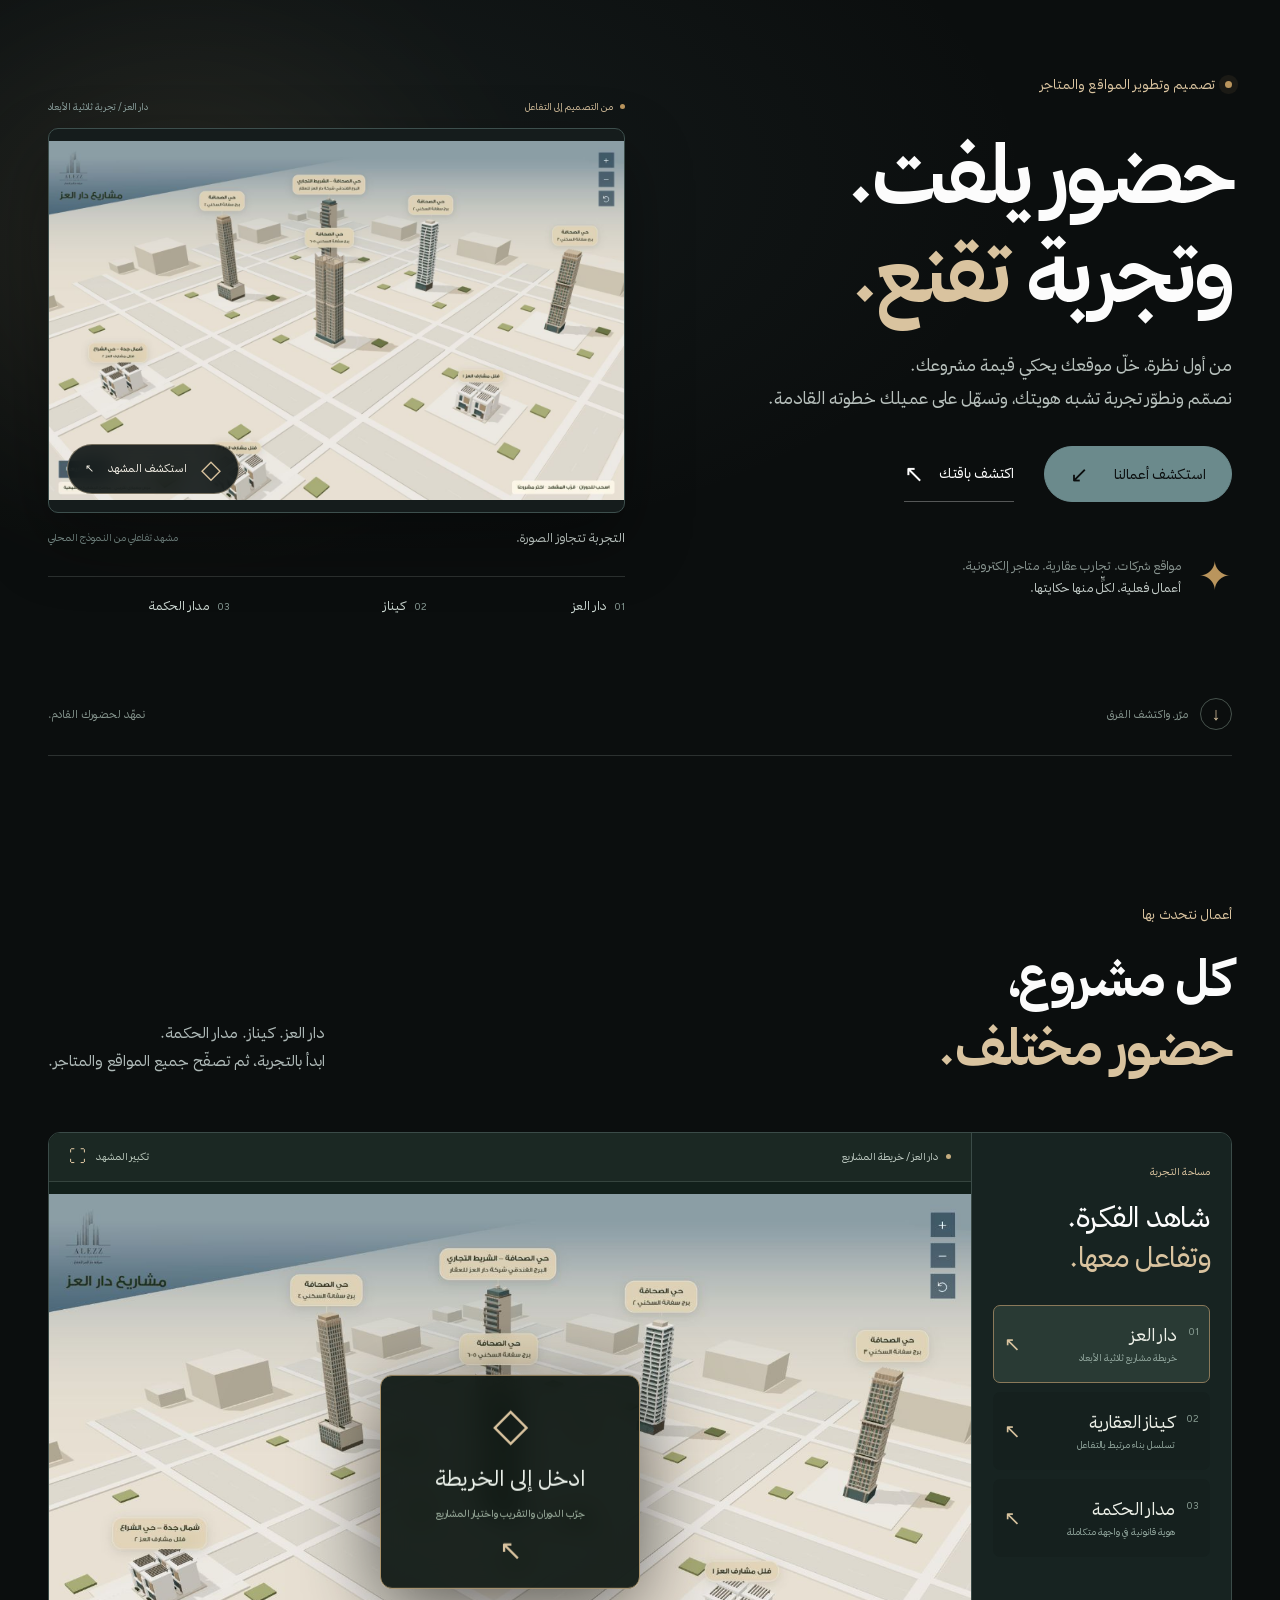
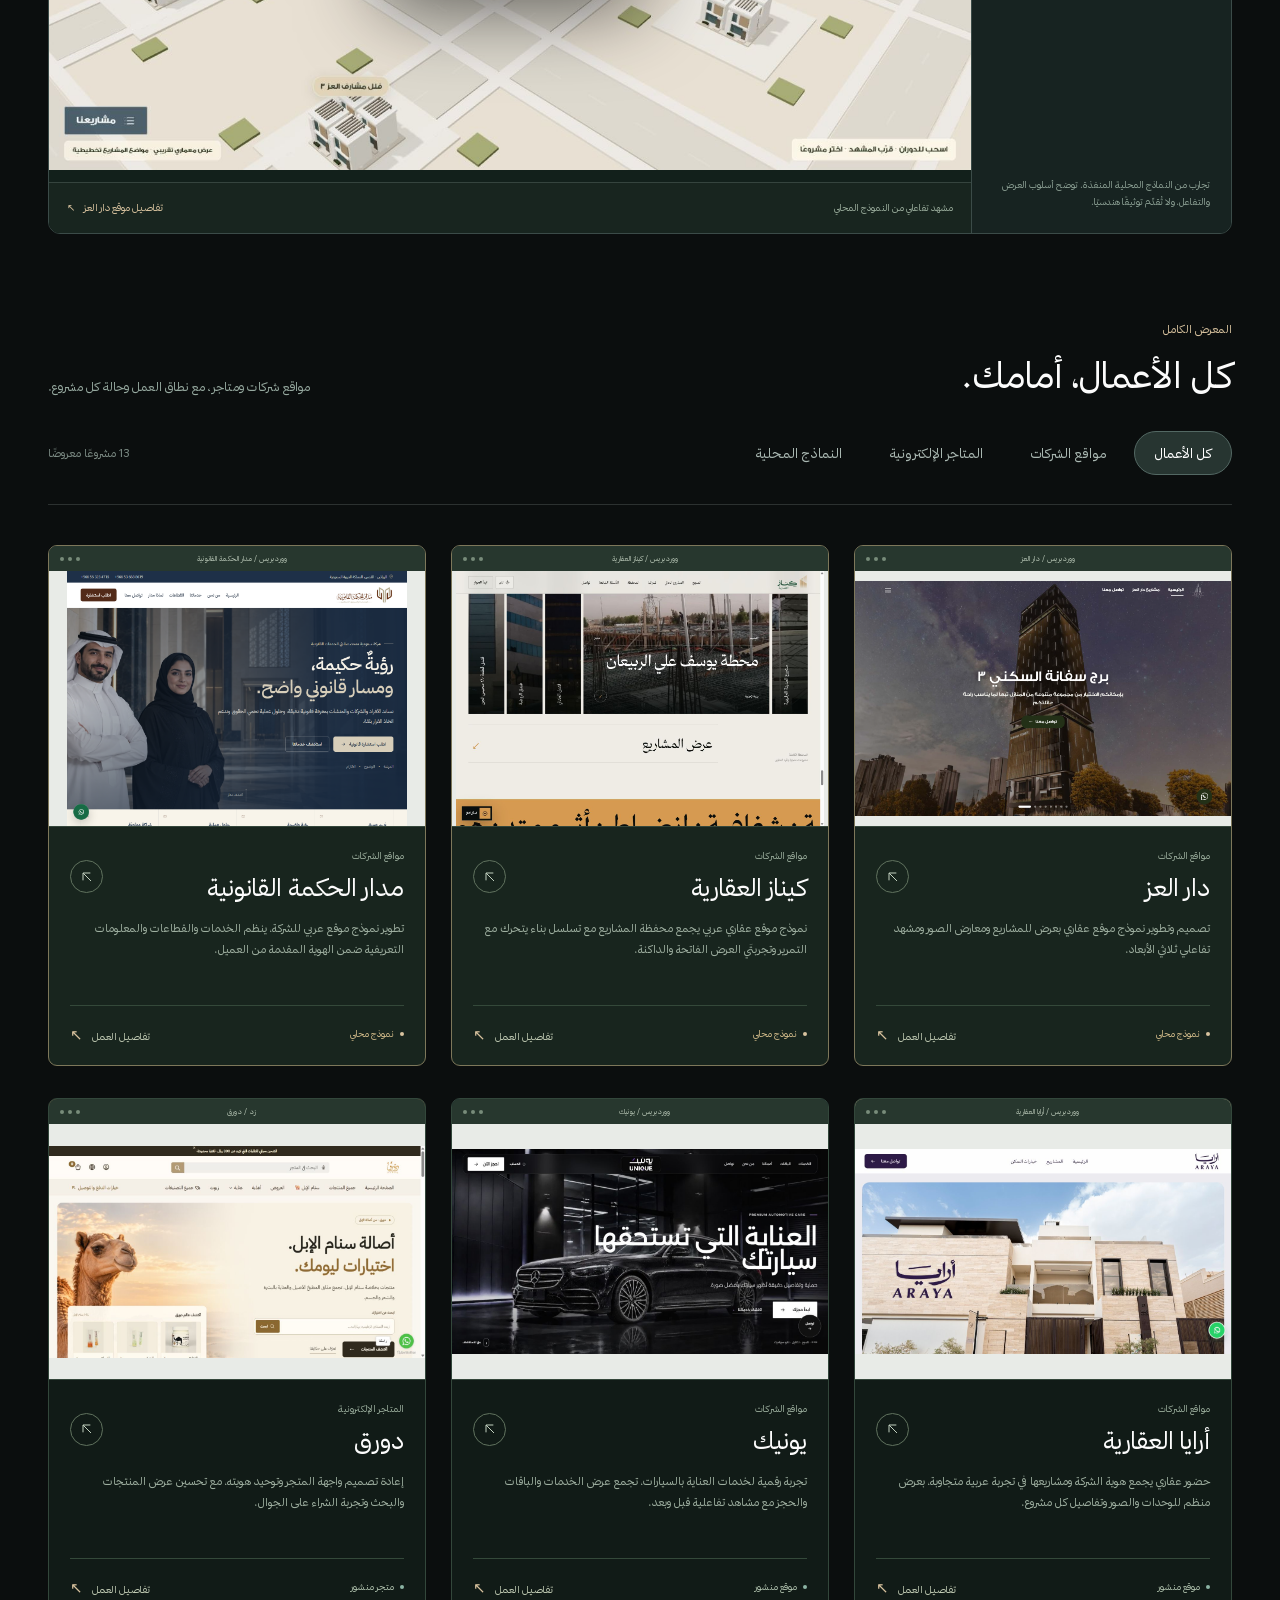
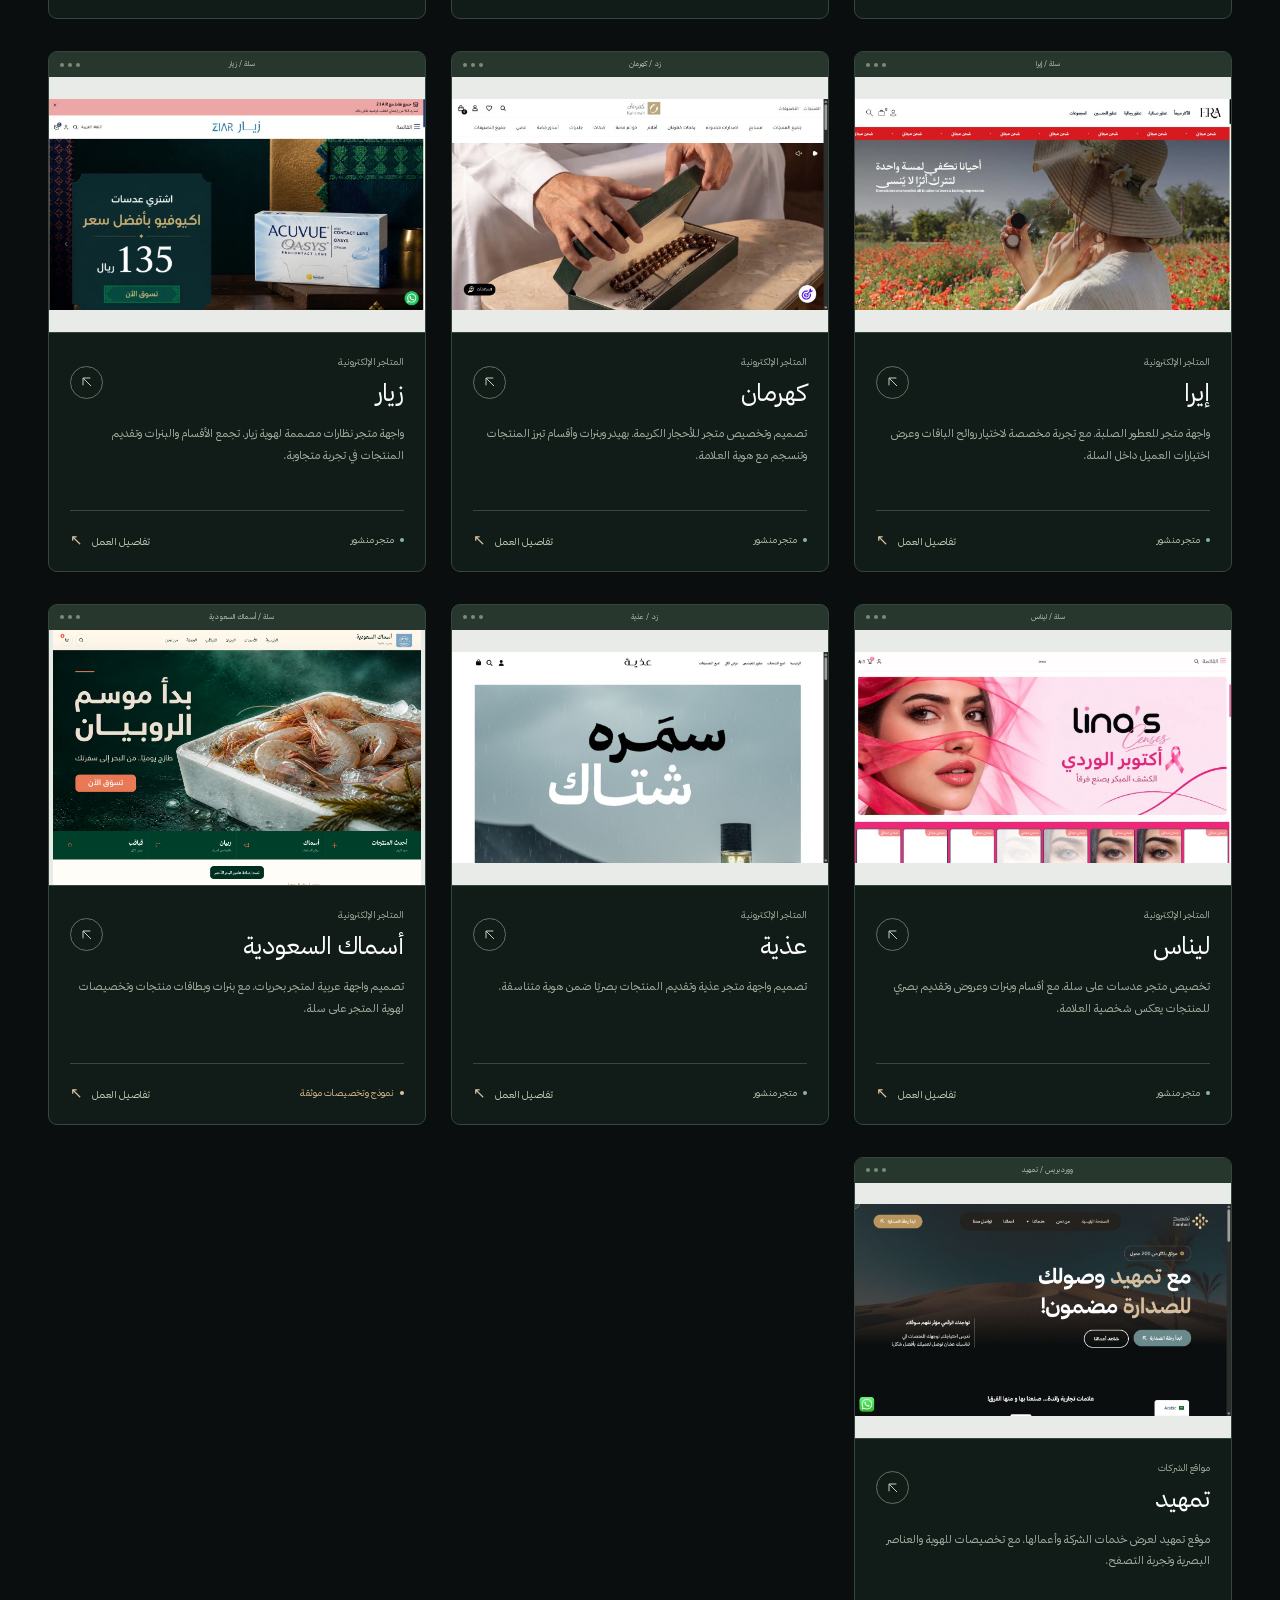
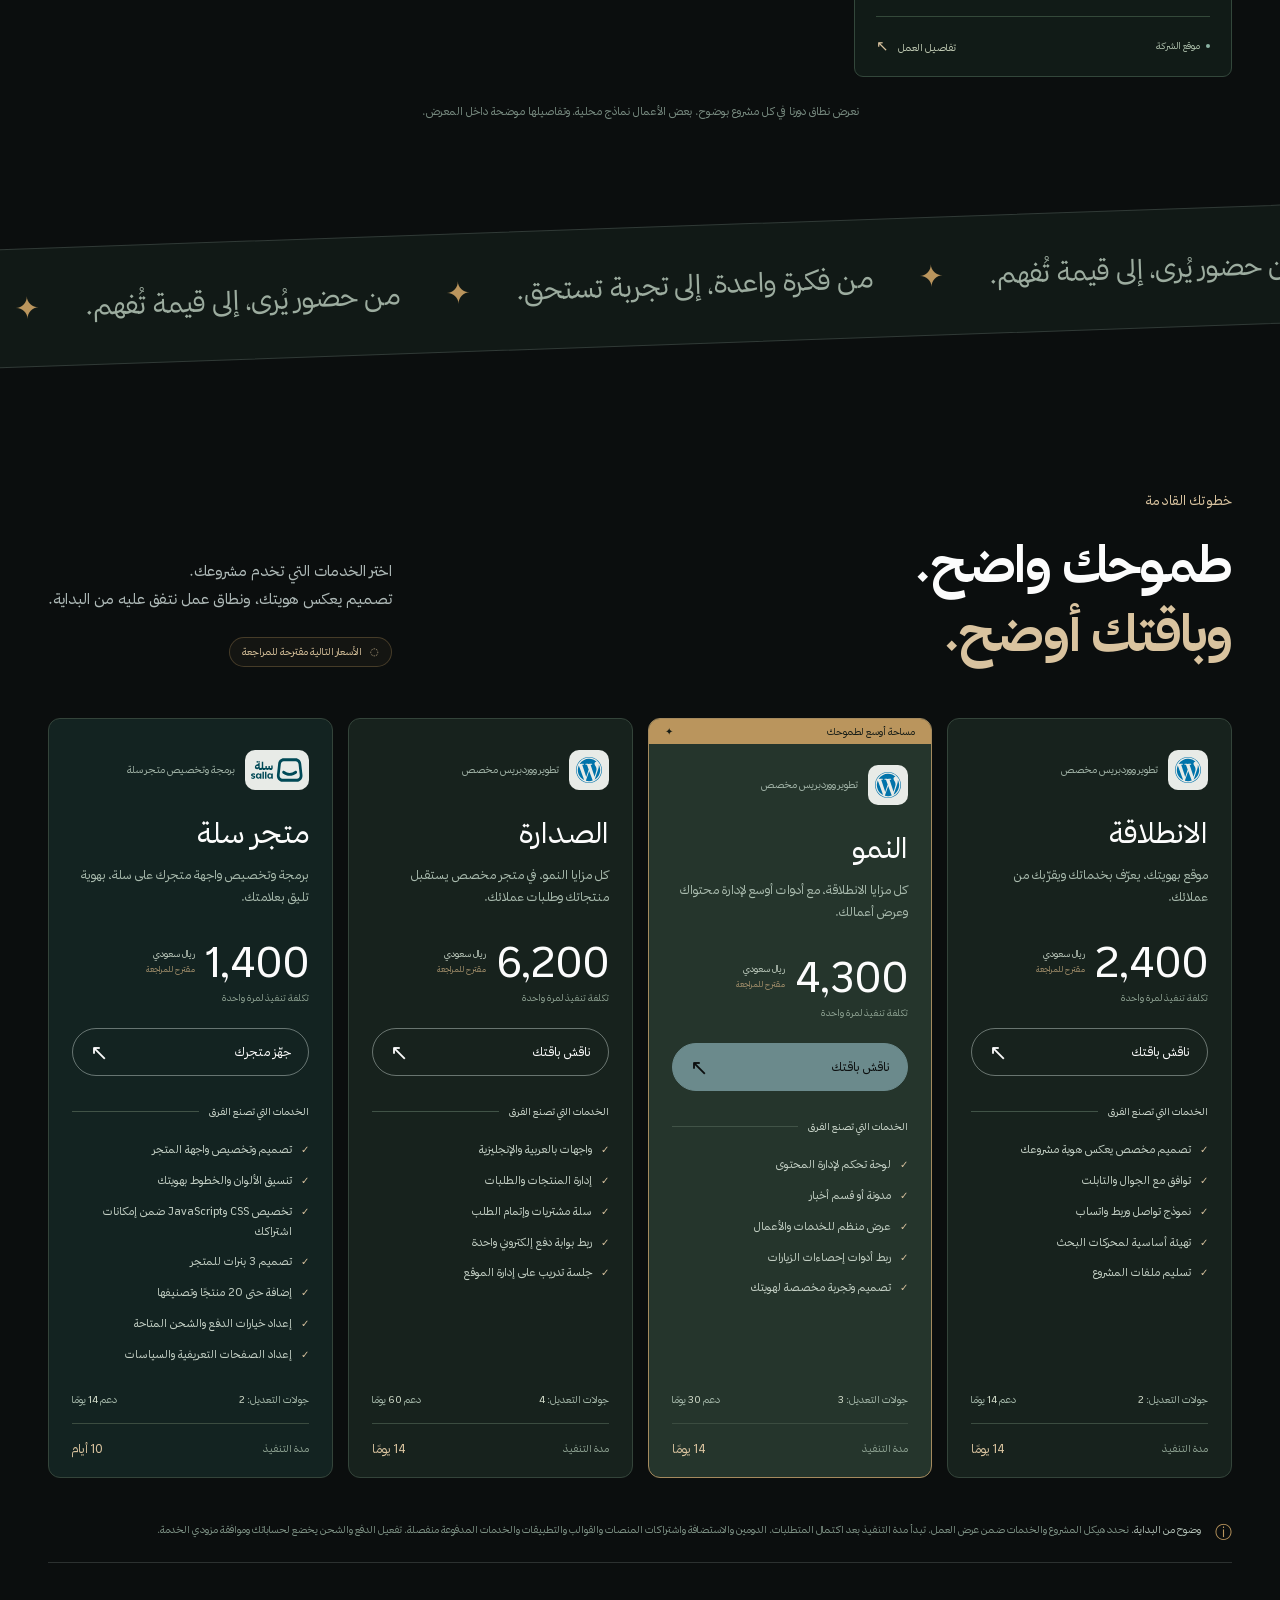
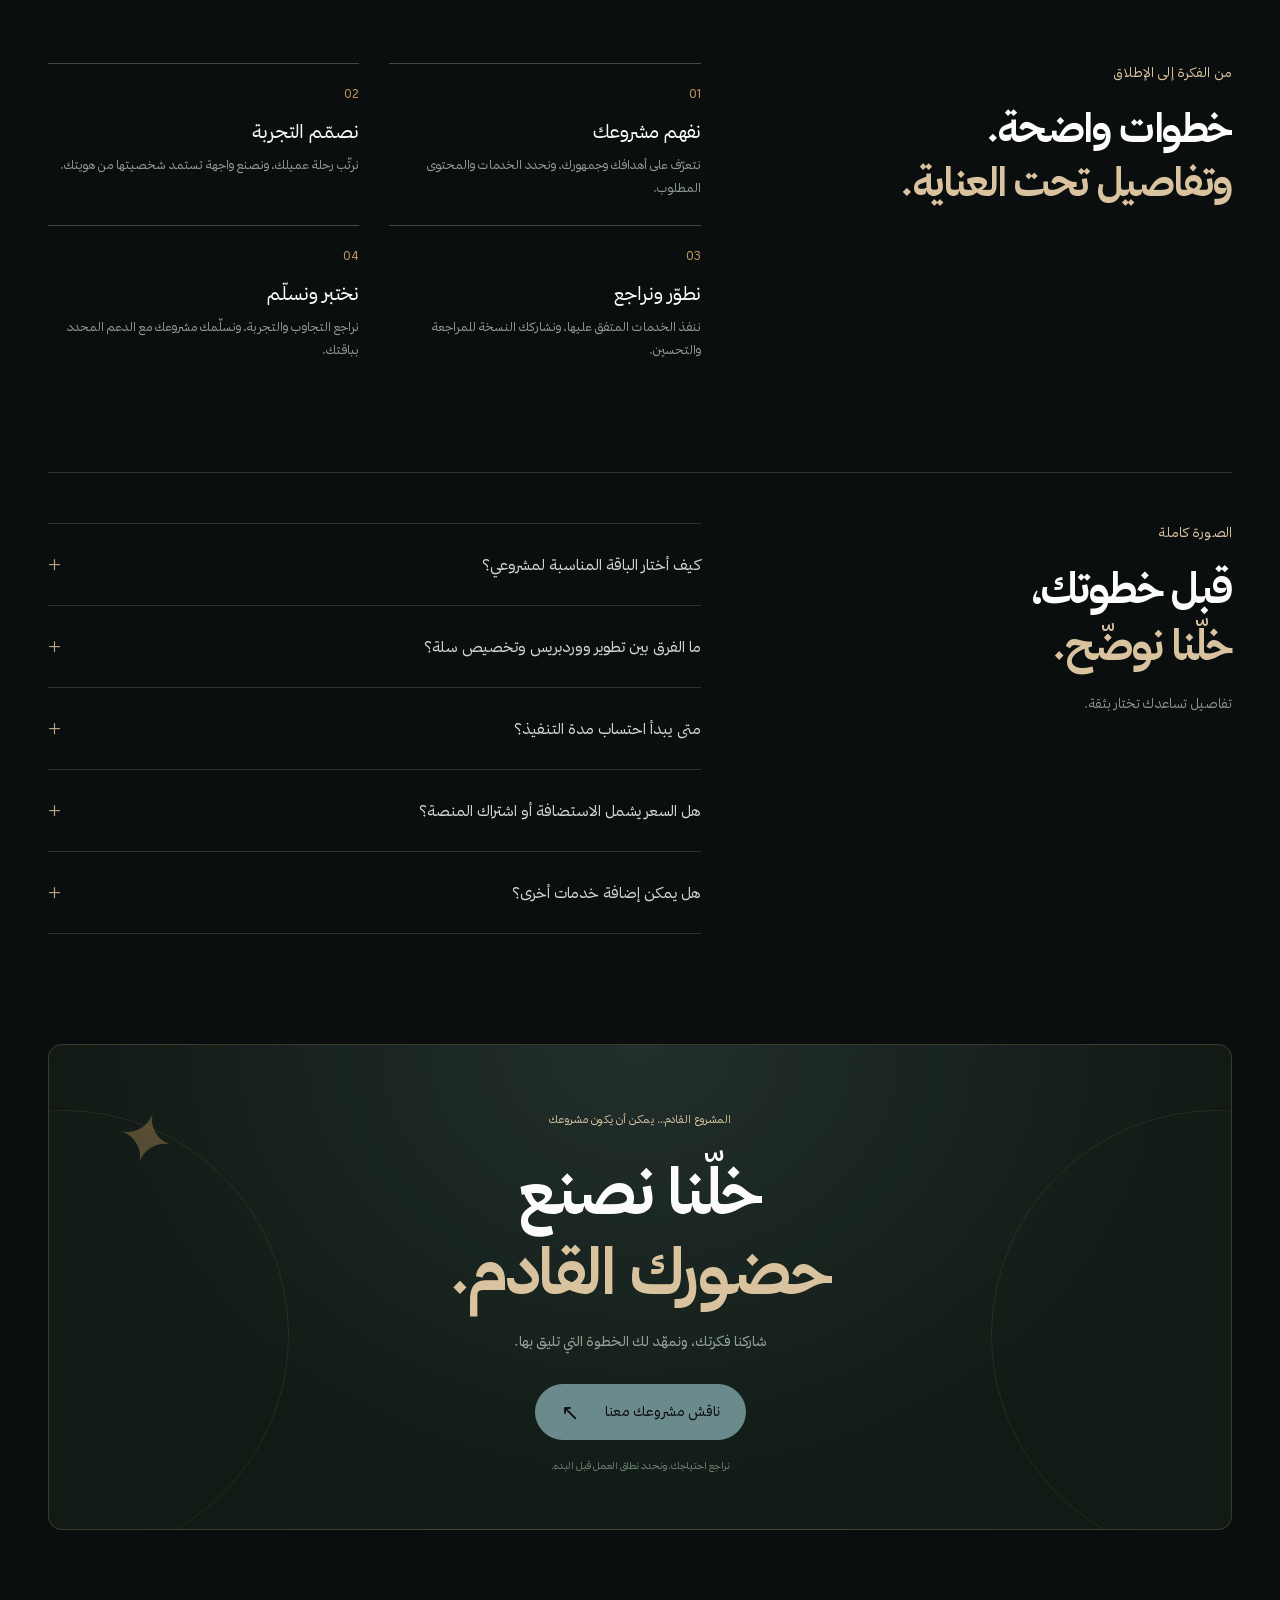
<file: index.html>
<!doctype html>
<html lang="ar" dir="rtl">
<head>
  <meta charset="utf-8">
  <meta name="viewport" content="width=device-width, initial-scale=1">
  <meta name="theme-color" content="#0b0e0e">
  <link rel="icon" type="image/svg+xml" href="assets/logo.svg">
  <meta name="description" content="اكتشف أعمال تمهيد في تصميم وتطوير المواقع والمتاجر، واختر خدمات الموقع التي تناسب مشروعك.">
  <title>معاينة أعمال المواقع والباقات | تمهيد</title>
  <meta name="robots" content="noindex,nofollow">
  <link rel="preload" href="assets/regular.woff2" as="font" type="font/woff2" crossorigin>
  <link rel="preload" href="assets/bold.woff2" as="font" type="font/woff2" crossorigin>
  <link rel="stylesheet" href="styles.css">
  <script src="data.js" defer></script>
  <script src="app.js" defer></script>
</head>
<body class="tw-preview-body">
<div id="tw-portfolio" class="tw-embedded" dir="rtl" data-assets-base="./">
  <a class="tw-skip" href="#tw-work">انتقل إلى الأعمال</a>
  

  <main>
    <section class="tw-hero" aria-labelledby="tw-hero-title">
      <div class="tw-hero-glow" aria-hidden="true"></div>
      <div class="tw-container tw-hero-grid">
        <div class="tw-hero-copy">
          <div class="tw-eyebrow"><span class="tw-dot"></span> تصميم وتطوير المواقع والمتاجر</div>
          <h1 id="tw-hero-title">حضور يلفت.<br>وتجربة <em>تقنع.</em></h1>
          <p class="tw-hero-intro">من أول نظرة، خلّ موقعك يحكي قيمة مشروعك.<br>نصمّم ونطوّر تجربة تشبه هويتك، وتسهّل على عميلك خطوته القادمة.</p>
          <div class="tw-hero-actions"><a class="tw-button tw-button-primary" href="#tw-work">استكشف أعمالنا <span aria-hidden="true">↙</span></a><a class="tw-text-link" href="#tw-packages">اكتشف باقتك <span aria-hidden="true">↖</span></a></div>
          <div class="tw-hero-proof"><span class="tw-proof-mark" aria-hidden="true">✦</span><p>مواقع شركات. تجارب عقارية. متاجر إلكترونية.<br><strong>أعمال فعلية، لكلٍّ منها حكايتها.</strong></p></div>
        </div>
        <div class="tw-hero-stage tw-hero-exhibit" aria-label="خريطة دار العز من أعمال تمهيد" id="tw-hero-stage">
          <div class="tw-exhibit-heading"><span><i></i> من التصميم إلى التفاعل</span><span>دار العز / تجربة ثلاثية الأبعاد</span></div>
          <button class="tw-hero-scene" type="button" data-experience-jump="dar" aria-label="استكشف خريطة دار العز ثلاثية الأبعاد"><img src="assets/dar-3d-poster-scene.jpg" alt="المشهد التفاعلي لخريطة مشاريع دار العز" width="1440" height="900" fetchpriority="high"><span class="tw-hero-scene-cta"><span class="tw-cube-mark" aria-hidden="true">◇</span> استكشف المشهد <span aria-hidden="true">↖</span></span></button>
          <div class="tw-exhibit-bottom"><strong>التجربة تتجاوز الصورة.</strong><span>مشهد تفاعلي من النموذج المحلي</span></div>
          <div class="tw-hero-project-index" aria-label="انتقل إلى تجربة مشروع"><button type="button" data-experience-jump="dar"><span>01</span> دار العز</button><button type="button" data-experience-jump="kinaz"><span>02</span> كيناز</button><button type="button" data-experience-jump="madar"><span>03</span> مدار الحكمة</button></div>
        </div>
      </div>
      <div class="tw-hero-baseline tw-container"><a href="#tw-work"><span class="tw-scroll-circle" aria-hidden="true">↓</span> مرّر، واكتشف الفرق</a><span>نمهّد لحضورك القادم.</span></div>
    </section>

    <section class="tw-work tw-container" id="tw-work" aria-labelledby="tw-work-title">
      <div class="tw-section-heading tw-reveal">
        <div><div class="tw-eyebrow">أعمال نتحدث بها</div><h2 id="tw-work-title">كل مشروع،<br><em>حضور مختلف.</em></h2></div>
        <p>دار العز. كيناز. مدار الحكمة.<br>ابدأ بالتجربة، ثم تصفّح جميع المواقع والمتاجر.</p>
      </div>
      <div class="tw-experience tw-reveal" id="tw-experience">
        <div class="tw-experience-sidebar"><div class="tw-eyebrow">مساحة التجربة</div><h3>شاهد الفكرة.<br><em>وتفاعل معها.</em></h3><div class="tw-experience-tabs" role="tablist" aria-label="تجارب مختارة من أعمال تمهيد"><button class="is-active" type="button" role="tab" id="tw-exp-tab-dar" aria-controls="tw-exp-panel-dar" aria-selected="true" data-experience="dar"><span>01</span><div><strong>دار العز</strong><small>خريطة مشاريع ثلاثية الأبعاد</small></div><i aria-hidden="true">↖</i></button><button type="button" role="tab" id="tw-exp-tab-kinaz" aria-controls="tw-exp-panel-kinaz" aria-selected="false" tabindex="-1" data-experience="kinaz"><span>02</span><div><strong>كيناز العقارية</strong><small>تسلسل بناء مرتبط بالتفاعل</small></div><i aria-hidden="true">↖</i></button><button type="button" role="tab" id="tw-exp-tab-madar" aria-controls="tw-exp-panel-madar" aria-selected="false" tabindex="-1" data-experience="madar"><span>03</span><div><strong>مدار الحكمة</strong><small>هوية قانونية في واجهة متكاملة</small></div><i aria-hidden="true">↖</i></button></div><p class="tw-experience-note">تجارب من النماذج المحلية المنفذة. توضح أسلوب العرض والتفاعل، ولا تُقدّم توثيقًا هندسيًا.</p></div>
        <div class="tw-experience-content">
          <div class="tw-experience-panel" id="tw-exp-panel-dar" role="tabpanel" aria-labelledby="tw-exp-tab-dar"><div class="tw-scene-toolbar"><span><i></i> دار العز / خريطة المشاريع</span><button type="button" data-scene-fullscreen="dar" aria-label="عرض خريطة دار العز بكامل الشاشة">تكبير المشهد <span aria-hidden="true">⛶</span></button></div><div class="tw-live-stage" id="tw-dar-stage"><img class="tw-scene-poster" src="assets/dar-3d-poster-scene.jpg" alt="معاينة المشهد الثلاثي الأبعاد لدار العز" width="1440" height="900" loading="lazy"><button class="tw-scene-start" type="button" data-start-scene><span class="tw-scene-start-icon" aria-hidden="true">◇</span><strong>ادخل إلى الخريطة</strong><small>جرّب الدوران والتقريب واختيار المشاريع</small><span aria-hidden="true">↖</span></button></div><div class="tw-scene-caption"><span>مشهد تفاعلي من النموذج المحلي</span><button type="button" data-project="dar-alezz">تفاصيل موقع دار العز <span aria-hidden="true">↖</span></button></div></div>
          <div class="tw-experience-panel" id="tw-exp-panel-kinaz" role="tabpanel" aria-labelledby="tw-exp-tab-kinaz" hidden><div class="tw-scene-toolbar"><span><i></i> كيناز / من الفكرة إلى البناء</span><button type="button" data-scene-fullscreen="kinaz" aria-label="عرض تسلسل كيناز بكامل الشاشة">تكبير التجربة <span aria-hidden="true">⛶</span></button></div><div class="tw-kinaz-stage" id="tw-kinaz-stage"><img id="tw-kinaz-frame" src="assets/project-kinaz-showcase.webp" alt="مشهد البناء النهائي في تسلسل كيناز" width="1600" height="900" loading="lazy"><span class="tw-kinaz-label">تسلسل بصري من الموقع المحلي</span></div><div class="tw-sequence-controls"><button type="button" id="tw-kinaz-play" aria-label="تشغيل تسلسل بناء كيناز"><span aria-hidden="true">▷</span> شغّل التسلسل</button><label for="tw-kinaz-range" class="tw-sequence-label">اسحب لتشاهد مراحل العرض</label><input type="range" id="tw-kinaz-range" min="1" max="20" value="20" step="1" dir="ltr" aria-label="إطار تسلسل بناء كيناز" aria-valuetext="الإطار 20 من 20"><output id="tw-kinaz-output" for="tw-kinaz-range">20 / 20</output></div><div class="tw-scene-caption"><span>مشاهد مفاهيمية للتصفح، وليست تصويرًا لمراحل إنشاء فعلية</span><button type="button" data-project="kinaz">تفاصيل موقع كيناز <span aria-hidden="true">↖</span></button></div></div>
          <div class="tw-experience-panel" id="tw-exp-panel-madar" role="tabpanel" aria-labelledby="tw-exp-tab-madar" hidden><div class="tw-scene-toolbar"><span><i></i> مدار الحكمة / تجربة الموقع</span><button type="button" data-scene-fullscreen="madar" aria-label="عرض واجهة مدار الحكمة بكامل الشاشة">تكبير الواجهة <span aria-hidden="true">⛶</span></button></div><button type="button" class="tw-madar-stage" id="tw-madar-stage" data-project="madar" aria-label="استعرض واجهة موقع مدار الحكمة وتفاصيله"><img src="assets/project-madar.png" alt="واجهة موقع مدار الحكمة القانونية — نموذج محلي" width="1440" height="900" loading="lazy"><span>واجهة قانونية بهوية خاصة <i aria-hidden="true">↖</i></span></button><div class="tw-scene-caption"><span>واجهة من النموذج المحلي المنفذ</span><button type="button" data-project="madar">تفاصيل موقع مدار الحكمة <span aria-hidden="true">↖</span></button></div></div>
        </div>
      </div>
      <div class="tw-gallery-intro tw-reveal"><div><span>المعرض الكامل</span><h3>كل الأعمال، أمامك.</h3></div><p>مواقع شركات ومتاجر، مع نطاق العمل وحالة كل مشروع.</p></div>
      <div class="tw-work-toolbar tw-reveal"><div class="tw-filters" role="group" aria-label="تصفية الأعمال"><button type="button" class="tw-filter is-active" data-filter="all" aria-pressed="true">كل الأعمال</button><button type="button" class="tw-filter" data-filter="sites" aria-pressed="false">مواقع الشركات</button><button type="button" class="tw-filter" data-filter="stores" aria-pressed="false">المتاجر الإلكترونية</button><button type="button" class="tw-filter" data-filter="local" aria-pressed="false">النماذج المحلية</button></div><span class="tw-results" id="tw-results" aria-live="polite"></span></div>
      <div class="tw-projects" id="tw-projects"></div>
      <div class="tw-carousel-tools" id="tw-carousel-tools" hidden><div class="tw-carousel-top"><p>اسحب لاكتشاف بقية الأعمال <span aria-hidden="true">↔</span></p><div class="tw-carousel-navigation"><button type="button" id="tw-carousel-prev" aria-label="المشروع السابق" aria-controls="tw-projects"><span aria-hidden="true">→</span></button><span id="tw-carousel-position" aria-hidden="true">01 / 13</span><button type="button" id="tw-carousel-next" aria-label="المشروع التالي" aria-controls="tw-projects"><span aria-hidden="true">←</span></button></div></div><div class="tw-carousel-dots" id="tw-carousel-dots" role="group" aria-label="الانتقال إلى مشروع"></div><span class="tw-carousel-announcement" id="tw-carousel-announcement" role="status" aria-live="polite" aria-atomic="true"></span></div>
      <p class="tw-work-footnote">نعرض نطاق دورنا في كل مشروع بوضوح. بعض الأعمال نماذج محلية، وتفاصيلها موضحة داخل المعرض.</p>
    </section>

    <div class="tw-transition-band" aria-hidden="true"><div class="tw-marquee"><span>من حضور يُرى، إلى قيمة تُفهم.</span><i>✦</i><span>من فكرة واعدة، إلى تجربة تستحق.</span><i>✦</i><span>من حضور يُرى، إلى قيمة تُفهم.</span><i>✦</i><span>من فكرة واعدة، إلى تجربة تستحق.</span><i>✦</i></div></div>

    <section class="tw-packages tw-container" id="tw-packages" aria-labelledby="tw-packages-title">
      <div class="tw-section-heading tw-reveal"><div><div class="tw-eyebrow">خطوتك القادمة</div><h2 id="tw-packages-title">طموحك واضح.<br><em>وباقتك أوضح.</em></h2></div><div class="tw-packages-intro"><p>اختر الخدمات التي تخدم مشروعك.<br>تصميم يعكس هويتك، ونطاق عمل نتفق عليه من البداية.</p><span class="tw-review-label"><span aria-hidden="true">◌</span> الأسعار التالية مقترحة للمراجعة</span></div></div>
      <div class="tw-plan-grid" id="tw-plans"></div>
      <div class="tw-carousel-tools tw-plans-carousel-tools" id="tw-plans-carousel-tools" hidden><div class="tw-carousel-top"><p>اسحب لاختيار الباقة المناسبة <span aria-hidden="true">↔</span></p><div class="tw-carousel-navigation"><button type="button" id="tw-plans-carousel-prev" aria-label="الباقة السابقة" aria-controls="tw-plans"><span aria-hidden="true">→</span></button><span class="tw-plans-carousel-position" id="tw-plans-carousel-position" aria-hidden="true">01 / 04</span><button type="button" id="tw-plans-carousel-next" aria-label="الباقة التالية" aria-controls="tw-plans"><span aria-hidden="true">←</span></button></div></div><div class="tw-carousel-dots" id="tw-plans-carousel-dots" role="group" aria-label="الانتقال إلى باقة"></div><span class="tw-carousel-announcement" id="tw-plans-carousel-announcement" role="status" aria-live="polite" aria-atomic="true"></span></div>
      <div class="tw-pricing-note"><span aria-hidden="true">ⓘ</span><p><strong>وضوح من البداية.</strong> نحدد هيكل المشروع والخدمات ضمن عرض العمل. تبدأ مدة التنفيذ بعد اكتمال المتطلبات. الدومين والاستضافة واشتراكات المنصات والقوالب والتطبيقات والخدمات المدفوعة منفصلة. تفعيل الدفع والشحن يخضع لحساباتك وموافقة مزودي الخدمة.</p></div>
    </section>

    <section class="tw-journey tw-container" aria-labelledby="tw-journey-title"><div class="tw-journey-heading tw-reveal"><div class="tw-eyebrow">من الفكرة إلى الإطلاق</div><h2 id="tw-journey-title">خطوات واضحة.<br><em>وتفاصيل تحت العناية.</em></h2></div><div class="tw-steps"><article class="tw-step tw-reveal"><span>01</span><h3>نفهم مشروعك</h3><p>نتعرّف على أهدافك وجمهورك، ونحدد الخدمات والمحتوى المطلوب.</p></article><article class="tw-step tw-reveal"><span>02</span><h3>نصمّم التجربة</h3><p>نرتّب رحلة عميلك، ونصنع واجهة تستمد شخصيتها من هويتك.</p></article><article class="tw-step tw-reveal"><span>03</span><h3>نطوّر ونراجع</h3><p>ننفذ الخدمات المتفق عليها، ونشاركك النسخة للمراجعة والتحسين.</p></article><article class="tw-step tw-reveal"><span>04</span><h3>نختبر ونسلّم</h3><p>نراجع التجاوب والتجربة، ونسلّمك مشروعك مع الدعم المحدد بباقتك.</p></article></div></section>

    <section class="tw-faq tw-container" id="tw-questions" aria-labelledby="tw-faq-title"><div class="tw-faq-heading tw-reveal"><div class="tw-eyebrow">الصورة كاملة</div><h2 id="tw-faq-title">قبل خطوتك،<br><em>خلّنا نوضّح.</em></h2><p>تفاصيل تساعدك تختار بثقة.</p></div><div class="tw-questions tw-reveal"><details><summary>كيف أختار الباقة المناسبة لمشروعي؟<span aria-hidden="true">+</span></summary><p>ابدأ بالهدف: حضور تعريفي لعلامتك، إدارة محتوى وأعمال، أم متجر لبيع المنتجات؟ نراجع متطلباتك ونوضح الخدمات المناسبة ونطاق التنفيذ قبل البدء.</p></details><details><summary>ما الفرق بين تطوير ووردبريس وتخصيص سلة؟<span aria-hidden="true">+</span></summary><p>نطوّر موقع ووردبريس بتصميم مخصص وخدمات متفق عليها، ويمكن أن يكون متجرًا في باقة الصدارة. باقة سلة تبني وتخصص تجربة متجرك داخل منصة سلة وبحسب إمكانات اشتراكك؛ لا تتضمن بناء منصة سلة نفسها.</p></details><details><summary>متى يبدأ احتساب مدة التنفيذ؟<span aria-hidden="true">+</span></summary><p>بعد اعتماد نطاق العمل واستلام المحتوى والصور والهوية والصلاحيات المطلوبة. تأخر المتطلبات أو اعتماد المراجعات قد يغيّر الموعد وفق الاتفاق.</p></details><details><summary>هل السعر يشمل الاستضافة أو اشتراك المنصة؟<span aria-hidden="true">+</span></summary><p>السعر المقترح يخص التصميم والتنفيذ ضمن الخدمات الموضحة. الدومين والاستضافة واشتراك سلة والقوالب والتطبيقات المدفوعة ورسوم مزودي الدفع تُحسب بشكل منفصل. تتحدد الضريبة، إن انطبقت، في عرض السعر النهائي.</p></details><details><summary>هل يمكن إضافة خدمات أخرى؟<span aria-hidden="true">+</span></summary><p>نعم. نحدد تكلفة ومدة الخدمات أو التكاملات الإضافية قبل تنفيذها، ونثبت نطاق العمل في عرض مشروعك.</p></details></div></section>

    <section class="tw-closing tw-container"><div class="tw-closing-inner tw-reveal"><div class="tw-closing-symbol" aria-hidden="true">✦</div><div class="tw-eyebrow">المشروع القادم… يمكن أن يكون مشروعك</div><h2>خلّنا نصنع<br><em>حضورك القادم.</em></h2><p>شاركنا فكرتك، ونمهّد لك الخطوة التي تليق بها.</p><button class="tw-button tw-button-primary" type="button" data-consult>ناقش مشروعك معنا <span aria-hidden="true">↖</span></button><span class="tw-closing-note">نراجع احتياجك، ونحدد نطاق العمل قبل البدء.</span></div></section>
  </main>

  

  <dialog class="tw-dialog tw-project-dialog" id="tw-project-dialog" aria-labelledby="tw-project-dialog-title"><button class="tw-dialog-close" type="button" data-close-dialog aria-label="إغلاق تفاصيل المشروع">×</button><div id="tw-project-detail"></div></dialog>
  <dialog class="tw-dialog tw-plan-dialog" id="tw-plan-dialog" aria-labelledby="tw-plan-dialog-title"><button class="tw-dialog-close" type="button" data-close-dialog aria-label="إغلاق تفاصيل الباقة">×</button><div class="tw-eyebrow">بداية طريق واضح</div><h2 id="tw-plan-dialog-title"></h2><p id="tw-plan-summary"></p><p class="tw-plan-dialog-note">نراجع متطلبات مشروعك ونؤكد نطاق العمل والسعر النهائي قبل البدء.</p><a class="tw-button tw-button-primary" id="tw-whatsapp-link" target="_blank" rel="noopener noreferrer">ناقش التفاصيل عبر واتساب <span aria-hidden="true">↖</span></a><small>يفتح واتساب برسالة جاهزة يمكنك تعديلها قبل إرسالها.</small></dialog>
  <div class="tw-cursor" aria-hidden="true"></div>
  <noscript><p class="tw-noscript">فعّل JavaScript لاستعراض تفاصيل الأعمال والباقات، أو <a href="https://tamheed.sa/contact-us/">تواصل مع تمهيد</a>.</p></noscript>
</div>
</body></html>
</file>
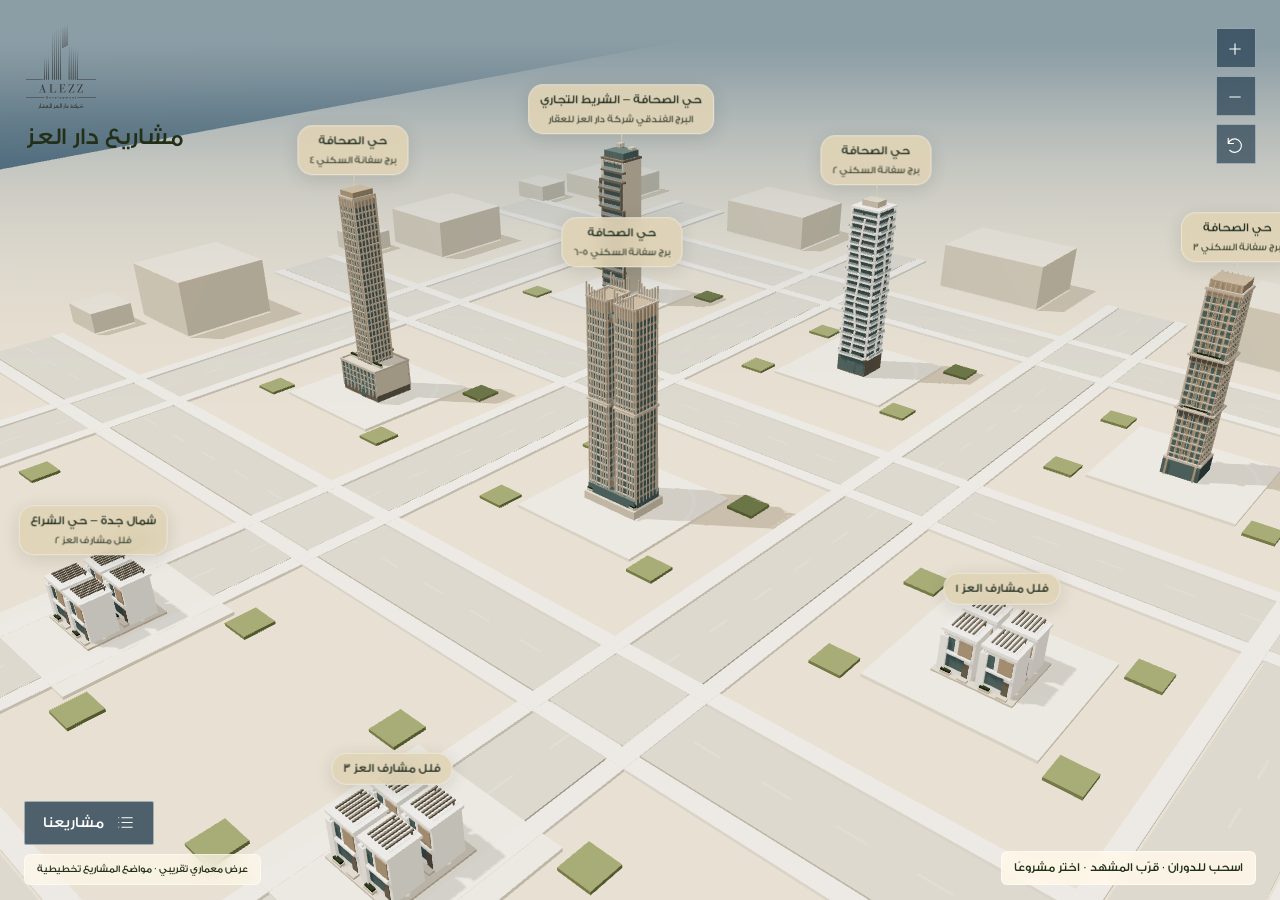
<file: assets/three-dar/index.html>
<!doctype html>
<html lang="ar" dir="rtl">
<head>
<meta charset="utf-8">
<meta name="viewport" content="width=device-width, initial-scale=1, viewport-fit=cover">
<meta name="robots" content="noindex,nofollow">
<title>دار العز — مشهد المشاريع التفاعلي</title>
<link rel="stylesheet" href="map.css">
<link rel="stylesheet" href="wrapper.css">
</head>
<body>
<main aria-label="تجربة مشاريع دار العز">
<section aria-label="مشهد مشاريع دار العز ثلاثي الأبعاد" class="dar-map is-overview" data-config="{&quot;items&quot;:[{&quot;title&quot;:&quot;البرج الفندقي شركة دار العز للعقار&quot;,&quot;address&quot;:&quot;حي الصحافة – الشريط التجاري&quot;,&quot;image&quot;:&quot;images/0b59376fe7-020.jpg&quot;,&quot;link&quot;:&quot;&quot;,&quot;external&quot;:false,&quot;model&quot;:&quot;hotel&quot;,&quot;x&quot;:-32,&quot;z&quot;:-25,&quot;rotation&quot;:0,&quot;scale&quot;:1},{&quot;title&quot;:&quot;برج سفانة السكني 2&quot;,&quot;address&quot;:&quot;حي الصحافة&quot;,&quot;image&quot;:&quot;images/3ce21b165a-1.jpg&quot;,&quot;link&quot;:&quot;&quot;,&quot;external&quot;:false,&quot;model&quot;:&quot;sufana2&quot;,&quot;x&quot;:0,&quot;z&quot;:-25,&quot;rotation&quot;:0,&quot;scale&quot;:1},{&quot;title&quot;:&quot;برج سفانة السكني 3&quot;,&quot;address&quot;:&quot;حي الصحافة&quot;,&quot;image&quot;:&quot;images/7814883709-2.jpg&quot;,&quot;link&quot;:&quot;&quot;,&quot;external&quot;:false,&quot;model&quot;:&quot;sufana3&quot;,&quot;x&quot;:32,&quot;z&quot;:-25,&quot;rotation&quot;:0,&quot;scale&quot;:1},{&quot;title&quot;:&quot;برج سفانة السكني 4&quot;,&quot;address&quot;:&quot;حي الصحافة&quot;,&quot;image&quot;:&quot;images/sufana-4-exterior-dusk.jpg&quot;,&quot;link&quot;:&quot;&quot;,&quot;external&quot;:false,&quot;model&quot;:&quot;sufana4&quot;,&quot;x&quot;:-32,&quot;z&quot;:10,&quot;rotation&quot;:0,&quot;scale&quot;:1},{&quot;title&quot;:&quot;برج سفانة السكني 5-6&quot;,&quot;address&quot;:&quot;حي الصحافة&quot;,&quot;image&quot;:&quot;images/4f868a5f5c-56.jpg&quot;,&quot;link&quot;:&quot;&quot;,&quot;external&quot;:false,&quot;model&quot;:&quot;sufana56&quot;,&quot;x&quot;:0,&quot;z&quot;:10,&quot;rotation&quot;:0,&quot;scale&quot;:1},{&quot;title&quot;:&quot;فلل مشارف العز 1&quot;,&quot;address&quot;:&quot;&quot;,&quot;image&quot;:&quot;images/d76e43cdce-ezz-thumbnail.jpg&quot;,&quot;link&quot;:&quot;&quot;,&quot;external&quot;:false,&quot;model&quot;:&quot;villas&quot;,&quot;x&quot;:32,&quot;z&quot;:10,&quot;rotation&quot;:0,&quot;scale&quot;:1},{&quot;title&quot;:&quot;فلل مشارف العز 2&quot;,&quot;address&quot;:&quot;شمال جدة – حي الشراع&quot;,&quot;image&quot;:&quot;images/masharef-villa-exterior-scaled.jpg&quot;,&quot;link&quot;:&quot;&quot;,&quot;external&quot;:false,&quot;model&quot;:&quot;villas&quot;,&quot;x&quot;:-16,&quot;z&quot;:45,&quot;rotation&quot;:0,&quot;scale&quot;:1},{&quot;title&quot;:&quot;فلل مشارف العز 3&quot;,&quot;address&quot;:&quot;&quot;,&quot;image&quot;:&quot;images/2042557e95-ezz-2-5.jpeg&quot;,&quot;link&quot;:&quot;&quot;,&quot;external&quot;:false,&quot;model&quot;:&quot;villas&quot;,&quot;x&quot;:16,&quot;z&quot;:45,&quot;rotation&quot;:0,&quot;scale&quot;:1}],&quot;labelMode&quot;:&quot;both&quot;,&quot;camera&quot;:[55,48,70],&quot;mobileFit&quot;:true,&quot;mobileExpand&quot;:false,&quot;expandLabel&quot;:&quot;مشاريع دار العز&quot;,&quot;colors&quot;:{&quot;background&quot;:&quot;#8b9da5&quot;,&quot;ground&quot;:&quot;#d7c4aa&quot;,&quot;building&quot;:&quot;#c2b8aa&quot;,&quot;accent&quot;:&quot;#233017&quot;,&quot;glass&quot;:&quot;#698084&quot;}}"><div class="dar-map-stage" aria-hidden="true"></div><div class="dar-map-hotspots"></div><button type="button" class="dar-map-expand-trigger" aria-label="مشاريع دار العز" aria-haspopup="dialog" aria-expanded="false" hidden><span class="dar-map-expand-label"><span>مشاريع دار العز</span><strong>8</strong></span></button><button type="button" class="dar-map-modal-close" aria-label="إغلاق المشهد" hidden><svg viewBox="0 0 24 24" fill="none" stroke="currentColor" stroke-width="1.5" aria-hidden="true"><path d="m6 6 12 12M6 18 18 6"/></svg></button><div class="dar-map-overview"><img src="images/saudi-overview.svg" class="dar-map-overview-image" alt="مشاريع دار العز" loading="eager" decoding="async" fetchpriority="high" /><button type="button" class="dar-map-overview-button"><span>مشاريع دار العز</span><strong>8</strong></button></div><div class="dar-map-heading"><img src="images/logo-white.svg" class="dar-map-logo" alt="" loading="eager" decoding="async" fetchpriority="high" /><h2>مشاريع دار العز</h2></div><div class="dar-map-tools"><button type="button" data-map-action="zoom-in" aria-label="تكبير المشهد"><svg viewBox="0 0 24 24" fill="none" stroke="currentColor" stroke-width="1.5" stroke-linecap="round" stroke-linejoin="round" aria-hidden="true"><path d="M12 5v14M5 12h14"/></svg></button><button type="button" data-map-action="zoom-out" aria-label="تصغير المشهد"><svg viewBox="0 0 24 24" fill="none" stroke="currentColor" stroke-width="1.5" stroke-linecap="round" stroke-linejoin="round" aria-hidden="true"><path d="M5 12h14"/></svg></button><button type="button" data-map-action="reset" aria-label="إعادة ضبط المشهد"><svg viewBox="0 0 24 24" fill="none" stroke="currentColor" stroke-width="1.5" stroke-linecap="round" stroke-linejoin="round" aria-hidden="true"><path d="M3 10a9 9 0 1 1 2 9M3 3v7h7"/></svg></button></div><button type="button" class="dar-map-list-toggle" aria-expanded="false" aria-label="عرض المشاريع"><svg viewBox="0 0 24 24" fill="none" stroke="currentColor" stroke-width="1.5" aria-hidden="true"><path d="M7 6h14M7 12h14M7 18h14M3 6h1M3 12h1M3 18h1"/></svg><span>مشاريعنا</span></button><div class="dar-map-project-list" hidden><button type="button" class="dar-map-project-choice" data-project="0"><img loading="lazy" width="1920" height="1080" src="images/0b59376fe7-020.jpg" class="" alt="" loading="lazy" decoding="async" /><span class="dar-map-choice-copy"><span class="dar-map-choice-title">البرج الفندقي شركة دار العز للعقار</span><span class="dar-map-choice-address">حي الصحافة – الشريط التجاري</span></span><span class="dar-map-choice-arrow" aria-hidden="true">↗</span></button><button type="button" class="dar-map-project-choice" data-project="1"><img loading="lazy" width="1924" height="1754" src="images/3ce21b165a-1.jpg" class="" alt="" loading="lazy" decoding="async" /><span class="dar-map-choice-copy"><span class="dar-map-choice-title">برج سفانة السكني 2</span><span class="dar-map-choice-address">حي الصحافة</span></span><span class="dar-map-choice-arrow" aria-hidden="true">↗</span></button><button type="button" class="dar-map-project-choice" data-project="2"><img loading="lazy" width="1920" height="1080" src="images/7814883709-2.jpg" class="" alt="" loading="lazy" decoding="async" /><span class="dar-map-choice-copy"><span class="dar-map-choice-title">برج سفانة السكني 3</span><span class="dar-map-choice-address">حي الصحافة</span></span><span class="dar-map-choice-arrow" aria-hidden="true">↗</span></button><button type="button" class="dar-map-project-choice" data-project="3"><img loading="lazy" width="2278" height="1358" src="images/sufana-4-exterior-dusk.jpg" class="" alt="" loading="lazy" decoding="async" /><span class="dar-map-choice-copy"><span class="dar-map-choice-title">برج سفانة السكني 4</span><span class="dar-map-choice-address">حي الصحافة</span></span><span class="dar-map-choice-arrow" aria-hidden="true">↗</span></button><button type="button" class="dar-map-project-choice" data-project="4"><img loading="lazy" width="1080" height="1440" src="images/4f868a5f5c-56.jpg" class="" alt="" loading="lazy" decoding="async" /><span class="dar-map-choice-copy"><span class="dar-map-choice-title">برج سفانة السكني 5-6</span><span class="dar-map-choice-address">حي الصحافة</span></span><span class="dar-map-choice-arrow" aria-hidden="true">↗</span></button><button type="button" class="dar-map-project-choice" data-project="5"><img loading="lazy" width="1924" height="1754" src="images/d76e43cdce-ezz-thumbnail.jpg" class="" alt="" loading="lazy" decoding="async" /><span class="dar-map-choice-copy"><span class="dar-map-choice-title">فلل مشارف العز 1</span></span><span class="dar-map-choice-arrow" aria-hidden="true">↗</span></button><button type="button" class="dar-map-project-choice" data-project="6"><img loading="lazy" width="2560" height="1707" src="images/masharef-villa-exterior-scaled.jpg" class="" alt="" loading="lazy" decoding="async" /><span class="dar-map-choice-copy"><span class="dar-map-choice-title">فلل مشارف العز 2</span><span class="dar-map-choice-address">شمال جدة – حي الشراع</span></span><span class="dar-map-choice-arrow" aria-hidden="true">↗</span></button><button type="button" class="dar-map-project-choice" data-project="7"><img loading="lazy" width="1024" height="683" src="images/2042557e95-ezz-2-5.jpeg" class="" alt="" loading="lazy" decoding="async" /><span class="dar-map-choice-copy"><span class="dar-map-choice-title">فلل مشارف العز 3</span></span><span class="dar-map-choice-arrow" aria-hidden="true">↗</span></button></div><article class="dar-map-card" hidden><button type="button" class="dar-map-card-close" aria-label="إغلاق البطاقة">×</button><img class="dar-map-card-image" alt=""><div class="dar-map-card-body"><div class="dar-map-card-copy"><h3 class="dar-map-card-title"></h3><p class="dar-map-card-address" hidden></p></div><a class="dar-map-card-link" aria-label="فتح المشروع"><svg viewBox="0 0 24 24" fill="none" stroke="currentColor" stroke-width="1.5" aria-hidden="true"><path d="M5 19 19 5M6 5h13v13"/></svg></a></div></article></section>
<p class="scene-help">اسحب للدوران · قرّب المشهد · اختر مشروعًا</p>
<p class="scene-note">عرض معماري تقريبي · مواضع المشاريع تخطيطية</p>
<div class="scene-loading" role="status">جارٍ فتح المشهد التفاعلي…</div>
<noscript><p class="no-script">فعّل JavaScript لاستكشاف المشهد ثلاثي الأبعاد.</p></noscript>
</main>
<script src="wrapper.js"></script>
<script type="module" src="map.bundle.js"></script>
</body>
</html>
</file>
<file: styles.css>
@font-face{font-family:tw-thmanyah;src:url('assets/regular.woff2') format('woff2');font-weight:400;font-style:normal;font-display:swap}
@font-face{font-family:tw-thmanyah;src:url('assets/bold.woff2') format('woff2');font-weight:600 900;font-style:normal;font-display:swap}
body.tw-preview-body{margin:0;background:#0b0e0e}
#tw-portfolio{--tw-bg:#0b0e0e;--tw-surface:#151c1c;--tw-gold:#ba955d;--tw-gold-light:#d9c39f;--tw-teal:#6b8a8c;--tw-white:#fcfcfc;--tw-muted:#aeb9b7;--tw-line:rgba(175,191,186,.2);font-family:tw-thmanyah,sans-serif;color:var(--tw-white);background:var(--tw-bg);font-size:16px;font-weight:400;line-height:1.7;overflow:hidden;isolation:isolate;position:relative;text-align:right;color-scheme:dark;direction:rtl}
#tw-portfolio *,#tw-portfolio *::before,#tw-portfolio *::after{box-sizing:border-box}
#tw-portfolio h1,#tw-portfolio h2,#tw-portfolio h3,#tw-portfolio p,#tw-portfolio ul{margin:0;padding:0}
#tw-portfolio h1,#tw-portfolio h2,#tw-portfolio h3{font-family:inherit;font-weight:700;line-height:1.32;color:inherit}
#tw-portfolio h1 em,#tw-portfolio h2 em{font-style:normal;color:var(--tw-gold-light)}
#tw-portfolio a{color:inherit;text-decoration:none;box-shadow:none}
#tw-portfolio button,#tw-portfolio summary{font:inherit;color:inherit}
#tw-portfolio button{cursor:pointer;appearance:none;border:0;background:none;letter-spacing:normal}
#tw-portfolio img{display:block;max-width:100%;height:auto}
#tw-portfolio svg{display:block;width:24px;height:24px;flex:none}
#tw-portfolio [hidden]{display:none!important}
#tw-portfolio :focus-visible{outline:2px solid var(--tw-gold-light);outline-offset:6px}
#tw-portfolio .tw-container{width:min(1264px,calc(100% - 96px));margin-inline:auto}
#tw-portfolio section[id]{scroll-margin-top:35px}
#tw-portfolio .tw-skip{position:absolute;top:-100px;right:24px;background:var(--tw-gold);padding:12px 22px;z-index:100}
#tw-portfolio .tw-skip:focus{top:12px}
#tw-portfolio .tw-header{display:flex;align-items:center;justify-content:space-between;gap:28px;height:128px;position:relative;z-index:20}
#tw-portfolio .tw-logo img{width:126px;height:64px;object-fit:contain}
#tw-portfolio .tw-nav{display:flex;gap:29px;align-items:center;padding:18px 34px;background:#24231f;border:1px solid rgba(255,255,255,.025);border-radius:60px;font-size:14px}
#tw-portfolio .tw-nav a{position:relative;white-space:nowrap;transition:color .2s}
#tw-portfolio .tw-nav a:hover,#tw-portfolio .tw-nav .tw-nav-active{color:var(--tw-gold-light)}
#tw-portfolio .tw-nav-active::after{content:'';width:4px;height:4px;background:var(--tw-gold);position:absolute;bottom:-9px;right:calc(50% - 2px);border-radius:50%}
#tw-portfolio .tw-header-cta{display:flex;align-items:center;justify-content:center;gap:20px;font-size:13px;background:var(--tw-gold);color:#0b0e0e;padding:13px 21px;border-radius:40px;transition:background .2s,transform .2s;white-space:nowrap}
#tw-portfolio .tw-header-cta:hover{background:#a37d45;transform:translateY(-2px)}
#tw-portfolio .tw-header-cta span{font-size:22px;line-height:1}
#tw-portfolio .tw-menu{display:none}
#tw-portfolio .tw-eyebrow{font-size:13px;font-weight:400;color:var(--tw-gold-light);display:flex;align-items:center;gap:10px;line-height:1.5;letter-spacing:.01em}
#tw-portfolio .tw-dot{width:7px;height:7px;border-radius:50%;background:var(--tw-gold);box-shadow:0 0 0 6px rgba(186,149,93,.09)}
#tw-portfolio .tw-hero{position:relative;padding:65px 0 0;min-height:800px}
#tw-portfolio .tw-hero::before{content:'';position:absolute;inset:-160px 0 auto;height:850px;background:radial-gradient(ellipse at 22% 40%,rgba(107,138,140,.11),transparent 53%);pointer-events:none}
#tw-portfolio .tw-hero-glow{position:absolute;width:800px;height:700px;left:-220px;top:-100px;opacity:.13;background:radial-gradient(ellipse,var(--tw-gold),transparent 62%);filter:blur(60px);pointer-events:none}
#tw-portfolio .tw-hero-grid{display:grid;grid-template-columns:1fr 1fr;gap:30px;align-items:center;position:relative}
#tw-portfolio .tw-hero-copy{padding-bottom:35px;position:relative;z-index:3}
#tw-portfolio .tw-hero .tw-eyebrow{margin-bottom:28px}
#tw-portfolio .tw-hero h1{font-size:clamp(62px,6.35vw,94px);line-height:1.23;letter-spacing:-3px;margin:0 0 27px}
#tw-portfolio .tw-hero-intro{font-size:17px;line-height:1.9;color:#b7c0bc;max-width:500px}
#tw-portfolio .tw-hero-actions{display:flex;align-items:center;gap:30px;margin-top:32px}
#tw-portfolio .tw-button{display:inline-flex;align-items:center;justify-content:space-between;gap:26px;min-height:56px;padding:14px 25px;border-radius:40px;font-size:14px;line-height:1.5;position:relative;overflow:hidden;isolation:isolate;transition:background .25s,transform .25s,border-color .25s,color .25s;font-weight:400;text-align:center}
#tw-portfolio .tw-button>span{font-size:22px;line-height:1}
#tw-portfolio .tw-button-primary{background:var(--tw-teal);color:#0b0e0e;border:1px solid var(--tw-teal)}
#tw-portfolio .tw-button-primary::before{content:'';position:absolute;inset:0;background:var(--tw-gold);z-index:-1;transform:translateX(103%);transition:transform .35s cubic-bezier(.2,.7,.25,1)}
#tw-portfolio .tw-button-primary:hover::before{transform:translateX(0)}
#tw-portfolio .tw-button-primary:hover{border-color:var(--tw-gold);transform:translateY(-2px)}
#tw-portfolio .tw-button-outline{border:1px solid rgba(220,230,226,.42);background:transparent}
#tw-portfolio .tw-button-outline:hover{border-color:var(--tw-gold);background:rgba(186,149,93,.08);transform:translateY(-2px)}
#tw-portfolio .tw-text-link{font-size:14px;display:inline-flex;align-items:center;gap:15px;border-bottom:1px solid rgba(255,255,255,.3);padding:7px 0}
#tw-portfolio .tw-text-link span{font-size:24px;transition:transform .2s}
#tw-portfolio .tw-text-link:hover span{transform:translate(-3px,-3px)}
#tw-portfolio .tw-hero-proof{margin-top:53px;display:flex;align-items:center;gap:17px;color:#87938f;font-size:12px;line-height:1.8}
#tw-portfolio .tw-proof-mark{font-size:40px;line-height:1;color:var(--tw-gold);font-family:serif;font-weight:400}
#tw-portfolio .tw-hero-proof strong{color:#c6cfcb;font-weight:400}
#tw-portfolio .tw-hero-stage{height:490px;position:relative;direction:ltr;transform:translateY(10px);min-width:0}
#tw-portfolio .tw-stage-label{font:10px/1.6 tw-thmanyah,sans-serif;letter-spacing:.1em;color:#78908c;position:absolute;top:3px;left:43px;direction:rtl;writing-mode:vertical-rl;transform:rotate(180deg)}
#tw-portfolio .tw-orbit{position:absolute;border:1px solid rgba(186,149,93,.13);border-radius:50%;pointer-events:none}
#tw-portfolio .tw-orbit-one{width:470px;height:470px;top:-30px;left:10px}
#tw-portfolio .tw-orbit-two{width:580px;height:580px;top:-85px;left:-45px;border-color:rgba(107,138,140,.08)}
#tw-portfolio .tw-hero-screen{position:absolute;border:1px solid rgba(220,233,226,.25);box-shadow:0 32px 75px rgba(0,0,0,.45);overflow:hidden;background:#1b2423;border-radius:10px;will-change:auto}
#tw-portfolio .tw-hero-screen-main{width:96%;top:55px;left:-7px;transform:perspective(1400px) rotateY(10deg) rotateZ(-3deg);z-index:2}
#tw-portfolio .tw-browser-bar{height:29px;background:#242b29;display:flex;align-items:center;justify-content:space-between;padding:0 12px;border-bottom:1px solid rgba(255,255,255,.08);font:8px/1 tw-thmanyah,sans-serif;color:#83908b}
#tw-portfolio .tw-browser-dots{display:flex;gap:4px}
#tw-portfolio .tw-browser-dots i{width:5px;height:5px;border-radius:50%;background:#8a8073}
#tw-portfolio .tw-browser-dots i:nth-child(2){background:#748882}
#tw-portfolio .tw-browser-dots i:nth-child(3){background:#566b64}
#tw-portfolio .tw-browser-lock{font-size:15px;color:#89928e}
#tw-portfolio .tw-hero-image-wrap{height:300px;overflow:hidden;background:#17211f}
#tw-portfolio .tw-hero-image-wrap img{width:100%;height:100%;object-fit:cover;object-position:center top}
#tw-portfolio .tw-crop-admin{transform:scale(1.055) translateY(-1.1%);transform-origin:center top}
#tw-portfolio .tw-screen-caption{position:absolute;bottom:12px;left:14px;color:white;background:rgba(11,14,14,.78);border:1px solid rgba(255,255,255,.18);padding:4px 12px;border-radius:20px;font-size:10px;direction:rtl;backdrop-filter:blur(8px)}
#tw-portfolio .tw-hero-screen-secondary{width:38%;height:216px;right:-10px;bottom:0;z-index:4;transform:rotate(5deg);border-color:rgba(186,149,93,.42);box-shadow:0 22px 50px rgba(0,0,0,.6)}
#tw-portfolio .tw-mini-bar{height:18px;background:#242b29;display:flex;gap:3px;padding:6px 7px}
#tw-portfolio .tw-mini-bar span{width:4px;height:4px;border-radius:50%;background:#6b7772}
#tw-portfolio .tw-hero-screen-secondary img{height:198px;width:100%;object-fit:cover;object-position:top center}
#tw-portfolio .tw-floating-note{position:absolute;left:9px;bottom:28px;z-index:5;display:flex;gap:15px;align-items:center;background:#263431;border:1px solid rgba(255,255,255,.1);box-shadow:0 18px 40px rgba(0,0,0,.23);border-radius:8px;padding:19px 23px;direction:rtl;font-size:12px;transform:rotate(-3deg)}
#tw-portfolio .tw-floating-note>span{font-size:40px;color:var(--tw-gold-light);font-family:serif;font-weight:400}
#tw-portfolio .tw-floating-note strong{font-size:15px;font-weight:400;color:#e5e9e5}
#tw-portfolio .tw-stage-bottom{position:absolute;bottom:-41px;left:15px;right:30px;display:flex;align-items:center;gap:13px;color:#80908a;font-size:10px;direction:rtl}
#tw-portfolio .tw-small-star{font-size:16px;color:var(--tw-gold)}
#tw-portfolio .tw-stage-line{height:1px;background:#3b453f;flex:1}
#tw-portfolio .tw-hero-baseline{margin-top:86px;border-bottom:1px solid var(--tw-line);padding-bottom:25px;display:flex;align-items:center;justify-content:space-between;color:#84938c;font-size:11px}
#tw-portfolio .tw-hero-baseline a{display:flex;align-items:center;gap:12px}
#tw-portfolio .tw-scroll-circle{width:32px;height:32px;display:grid;place-items:center;border:1px solid #46524c;border-radius:50%;font-size:18px;color:var(--tw-gold-light)}
#tw-portfolio .tw-work{padding-top:105px;padding-bottom:55px}
#tw-portfolio .tw-section-heading{display:flex;align-items:flex-end;justify-content:space-between;gap:50px;margin-bottom:51px}
#tw-portfolio .tw-section-heading h2,#tw-portfolio .tw-journey-heading h2,#tw-portfolio .tw-faq h2{font-size:clamp(38px,4vw,58px);letter-spacing:-1.4px;line-height:1.35;margin-top:18px}
#tw-portfolio .tw-section-heading>p,#tw-portfolio .tw-packages-intro>p{font-size:15px;line-height:1.9;color:var(--tw-muted);max-width:360px;margin-bottom:5px}
#tw-portfolio .tw-work-toolbar{display:flex;justify-content:space-between;align-items:center;gap:20px;padding:0 0 29px;border-bottom:1px solid var(--tw-line);margin-bottom:40px}
#tw-portfolio .tw-filters{display:flex;gap:7px;flex-wrap:wrap}
#tw-portfolio .tw-filter{font-size:13px;border-radius:30px;border:1px solid transparent;padding:9px 19px;color:#a9b7b1;transition:all .2s}
#tw-portfolio .tw-filter.is-active{color:#fff;border-color:#536863;background:#273531}
#tw-portfolio .tw-filter:hover{color:var(--tw-gold-light);border-color:#536863}
#tw-portfolio .tw-results{font-size:11px;color:#7d8c85;white-space:nowrap;direction:rtl}
#tw-portfolio .tw-projects{display:grid;grid-template-columns:repeat(12,minmax(0,1fr));column-gap:28px;row-gap:45px}
#tw-portfolio .tw-project{grid-column:span 4;min-width:0}
#tw-portfolio .tw-project-featured:nth-child(4n + 1){grid-column:span 7}
#tw-portfolio .tw-project-featured:nth-child(4n + 2){grid-column:span 5}
#tw-portfolio .tw-project-featured:nth-child(4n + 3){grid-column:span 5}
#tw-portfolio .tw-project-featured:nth-child(4n + 4){grid-column:span 7}
#tw-portfolio .tw-project-open{display:block;width:100%;padding:0!important;text-align:right;overflow:visible}
#tw-portfolio .tw-project-visual{height:300px;position:relative;overflow:hidden;border-radius:10px;background:#243531;isolation:isolate;border:1px solid rgba(255,255,255,.04)}
#tw-portfolio .tw-project-featured .tw-project-visual{height:400px}
#tw-portfolio .tw-project-araya .tw-project-visual{background:#c3b291}
#tw-portfolio .tw-project-unique .tw-project-visual{background:#263941}
#tw-portfolio .tw-project-dawrq .tw-project-visual{background:#7f6e51}
#tw-portfolio .tw-project-era .tw-project-visual{background:#2d3936}
#tw-portfolio .tw-project-kahrmann .tw-project-visual{background:#43463d}
#tw-portfolio .tw-project-ziar .tw-project-visual{background:#263f41}
#tw-portfolio .tw-project-linas .tw-project-visual{background:#394d42}
#tw-portfolio .tw-project-atheya .tw-project-visual{background:#6d5748}
#tw-portfolio .tw-project-dar-alezz .tw-project-visual{background:#4e4d3e}
#tw-portfolio .tw-project-kinaz .tw-project-visual{background:#3f4741}
#tw-portfolio .tw-project-madar .tw-project-visual{background:#3b413f}
#tw-portfolio .tw-project-asmak .tw-project-visual{background:#284d51}
#tw-portfolio .tw-project-visual::before{content:'';position:absolute;inset:0;background:radial-gradient(ellipse at 50% 20%,rgba(255,255,255,.12),transparent 65%);z-index:-1}
#tw-portfolio .tw-project-visual::after{content:'';position:absolute;inset:auto 0 0;height:45%;background:linear-gradient(transparent,rgba(0,0,0,.22));z-index:0;pointer-events:none}
#tw-portfolio .tw-project-status{position:absolute;top:18px;right:18px;border:1px solid rgba(255,255,255,.2);background:rgba(11,14,14,.67);color:#e0e6e0;backdrop-filter:blur(8px);font-size:10px;line-height:1.5;border-radius:20px;padding:6px 10px;display:flex;align-items:center;gap:6px;z-index:3;max-width:calc(100% - 65px)}
#tw-portfolio .tw-project-status i{width:4px;height:4px;border-radius:50%;background:#8cb4a4;flex:none}
#tw-portfolio .tw-project-status.is-local i{background:var(--tw-gold-light)}
#tw-portfolio .tw-project-serial{position:absolute;left:20px;top:19px;font:11px/1.5 tw-thmanyah,sans-serif;color:rgba(255,255,255,.5);z-index:3}
#tw-portfolio .tw-project-browser{position:absolute;left:8%;right:8%;top:24%;border-radius:6px;overflow:hidden;box-shadow:0 18px 35px rgba(0,0,0,.25);border:1px solid rgba(255,255,255,.22);transform:translateY(7px) rotate(-2deg);transition:transform .6s cubic-bezier(.2,.65,.25,1);background:#1c2421;direction:ltr}
#tw-portfolio .tw-project:nth-child(2n) .tw-project-browser{transform:translateY(7px) rotate(2deg)}
#tw-portfolio .tw-project-featured .tw-project-browser{left:7%;right:7%;top:22%}
#tw-portfolio .tw-project-browser-top{display:flex;gap:4px;align-items:center;height:20px;padding:0 9px;background:#e6e6e0;border-bottom:1px solid #c9ccc5;color:#8e948d}
#tw-portfolio .tw-project-browser-top>span{width:4px;height:4px;border-radius:50%;background:#afb8b0}
#tw-portfolio .tw-project-browser-top i{font:6px/1.2 tw-thmanyah,sans-serif;font-style:normal;flex:1;text-align:center;padding-right:15px}
#tw-portfolio .tw-project-image{height:240px;overflow:hidden}
#tw-portfolio .tw-project-featured .tw-project-image{height:330px}
#tw-portfolio .tw-project-image img{width:100%;height:100%;object-fit:cover;object-position:top center;transition:transform .8s cubic-bezier(.2,.65,.25,1)}
#tw-portfolio .tw-project-open:hover .tw-project-browser{transform:translateY(-6px) rotate(0)}
#tw-portfolio .tw-project-open:hover .tw-project-image img{transform:scale(1.025)}
#tw-portfolio .tw-project-open:hover .tw-project-image img.tw-crop-admin{transform:scale(1.07) translateY(-1.1%)}
#tw-portfolio .tw-project-explore{position:absolute;bottom:17px;left:18px;color:white;background:rgba(15,22,19,.72);backdrop-filter:blur(10px);border:1px solid rgba(255,255,255,.22);border-radius:30px;padding:7px 13px;display:flex;align-items:center;gap:20px;font-size:10px;z-index:2;opacity:0;transform:translateY(10px);transition:opacity .3s,transform .3s}
#tw-portfolio .tw-project-explore svg{width:15px;height:15px}
#tw-portfolio .tw-project-open:hover .tw-project-explore,#tw-portfolio .tw-project-open:focus-visible .tw-project-explore{opacity:1;transform:none}
#tw-portfolio .tw-project-caption{padding:19px 2px 0;display:flex;align-items:center;justify-content:space-between;gap:18px}
#tw-portfolio .tw-project-caption p{color:#84958b;font-size:10px;margin-bottom:4px}
#tw-portfolio .tw-project-caption h3{font-size:22px;font-weight:400}
#tw-portfolio .tw-project-featured .tw-project-caption h3{font-size:27px}
#tw-portfolio .tw-project-arrow{border:1px solid #3d4d44;border-radius:50%;width:40px;height:40px;display:grid;place-items:center;color:#b2c1b8;transition:background .25s,color .25s,transform .25s;flex:none}
#tw-portfolio .tw-project-arrow svg{width:18px;height:18px}
#tw-portfolio .tw-project-open:hover .tw-project-arrow{background:var(--tw-gold);color:#0b0e0e;border-color:var(--tw-gold);transform:rotate(-5deg)}
#tw-portfolio .tw-show-more-wrap{display:flex;justify-content:center;margin-top:48px}
#tw-portfolio .tw-work-footnote{text-align:center;font-size:11px;line-height:1.8;color:#788b80;margin:25px auto 0;max-width:580px}
#tw-portfolio .tw-transition-band{margin-top:50px;overflow:hidden;border-block:1px solid var(--tw-line);padding:33px 0;transform:rotate(-2deg);width:104%;margin-right:-2%;background:#111916}
#tw-portfolio .tw-marquee{display:flex;align-items:center;gap:45px;white-space:nowrap;width:max-content;animation:tw-marquee 50s linear infinite;color:#9cac9f;font-size:27px;direction:rtl}
#tw-portfolio .tw-marquee i{color:var(--tw-gold);font-style:normal;font-size:30px}
#tw-portfolio .tw-transition-band:hover .tw-marquee{animation-play-state:paused}
#tw-portfolio .tw-packages{padding-top:145px;padding-bottom:100px}
#tw-portfolio .tw-packages-intro{max-width:390px}
#tw-portfolio .tw-review-label{font-size:10px;line-height:1.6;color:#d6c09a;border:1px solid rgba(186,149,93,.3);background:rgba(186,149,93,.05);display:inline-flex;gap:8px;align-items:center;border-radius:20px;padding:6px 12px;margin-top:18px}
#tw-portfolio .tw-plan-grid{display:grid;grid-template-columns:repeat(4,minmax(0,1fr));gap:15px;align-items:stretch}
#tw-portfolio .tw-plan{position:relative;padding:31px 23px 18px;background:#17221d;border:1px solid #34443a;border-radius:12px;display:flex;flex-direction:column;overflow:hidden;min-width:0;transition:border-color .25s,transform .25s}
#tw-portfolio .tw-plan:hover{transform:translateY(-5px);border-color:#7e8064}
#tw-portfolio .tw-plan-featured{background:#25352c;border-color:#a58a5e}
#tw-portfolio .tw-plan-ribbon{font-size:10px;display:flex;justify-content:space-between;align-items:center;position:absolute;top:0;left:0;right:0;background:#ba955d;padding:5px 16px;color:#151c16;line-height:1.5}
#tw-portfolio .tw-plan-featured{padding-top:46px}
#tw-portfolio .tw-plan-salla{background:#132321}
#tw-portfolio .tw-platform{display:flex;align-items:center;gap:10px;margin-bottom:24px;min-height:39px}
#tw-portfolio .tw-platform-logo{display:grid;place-items:center;width:40px;height:40px;padding:7px;border-radius:10px;background:#e8ebe7;flex:none}
#tw-portfolio .tw-platform-logo img{height:27px;max-width:100%;object-fit:contain}
#tw-portfolio .tw-plan-salla .tw-platform-logo{width:64px;padding:6px}
#tw-portfolio .tw-plan-salla .tw-platform-logo img{width:52px;height:28px}
#tw-portfolio .tw-filter{min-height:44px}
#tw-portfolio .tw-platform>span:last-child{font-size:10px;line-height:1.6;color:#a1b3a7}
#tw-portfolio .tw-plan h3{font-size:29px;font-weight:400;line-height:1.3;margin-bottom:12px}
#tw-portfolio .tw-plan-tagline{font-size:12px;line-height:1.9;color:#a9bbae;min-height:48px}
#tw-portfolio .tw-plan-price{display:flex;align-items:center;gap:10px;margin-top:25px;direction:ltr;justify-content:flex-end}
#tw-portfolio .tw-plan-price strong{font-size:42px;letter-spacing:-1px;font-weight:400;line-height:1.2;order:1}
#tw-portfolio .tw-plan-price>span{font-size:9px;line-height:1.6;direction:rtl;color:#becbbe;text-align:right}
#tw-portfolio .tw-plan-price small{font-size:8px;color:#ac9670}
#tw-portfolio .tw-one-time{font-size:9px;color:#8fa393;margin-top:3px;margin-bottom:23px}
#tw-portfolio .tw-plan>.tw-button{width:100%;padding:12px 17px;font-size:12px;min-height:48px}
#tw-portfolio .tw-plan-rule{margin-top:27px;display:flex;align-items:center;gap:10px;color:#ced9ce;font-size:10px}
#tw-portfolio .tw-plan-rule::after{content:'';height:1px;flex:1;background:#415347}
#tw-portfolio .tw-plan-features{list-style:none;margin-top:20px;display:flex;flex-direction:column;gap:11px;margin-bottom:26px}
#tw-portfolio .tw-plan-features li{display:flex;align-items:baseline;gap:9px;color:#c4d0c5;font-size:11px;line-height:1.8}
#tw-portfolio .tw-plan-features li>span{color:var(--tw-gold-light);font-size:10px;flex:none}
#tw-portfolio .tw-plan-aftercare{margin-top:auto;padding:0 0 15px;display:flex;justify-content:space-between;align-items:center;gap:10px;font-size:10px;color:#a5b8aa}
#tw-portfolio .tw-plan-aftercare strong{font-weight:400;color:#d2dcca}
#tw-portfolio .tw-plan-delivery{border-top:1px solid #3b4c40;padding-top:15px;display:flex;justify-content:space-between;align-items:center;font-size:10px;color:#8fa393}
#tw-portfolio .tw-plan-delivery strong{font-size:12px;font-weight:400;color:var(--tw-gold-light)}
#tw-portfolio .tw-pricing-note{display:flex;align-items:flex-start;gap:14px;margin-top:24px;padding:18px 0;border-bottom:1px solid var(--tw-line);color:#7f9386;font-size:10px;line-height:1.9}
#tw-portfolio .tw-pricing-note>span{color:var(--tw-gold);font-size:17px;line-height:1.4;flex:none}
#tw-portfolio .tw-pricing-note strong{font-weight:400;color:#b4c2b8}
#tw-portfolio .tw-journey{padding-bottom:110px;display:grid;grid-template-columns:1fr 1.4fr;gap:65px;align-items:start}
#tw-portfolio .tw-journey-heading h2{font-size:40px}
#tw-portfolio .tw-steps{display:grid;grid-template-columns:1fr 1fr;column-gap:30px;row-gap:25px}
#tw-portfolio .tw-step{border-top:1px solid #3d4b42;padding-top:20px;position:relative}
#tw-portfolio .tw-step>span{font-size:12px;color:var(--tw-gold);display:block;margin-bottom:15px}
#tw-portfolio .tw-step h3{font-size:19px;font-weight:400;margin-bottom:10px}
#tw-portfolio .tw-step p{font-size:12px;line-height:1.9;color:#8f9f94}
#tw-portfolio .tw-faq{display:grid;grid-template-columns:1fr 1.4fr;gap:65px;padding-top:50px;padding-bottom:110px;border-top:1px solid var(--tw-line)}
#tw-portfolio .tw-faq h2{font-size:42px}
#tw-portfolio .tw-faq-heading>p{font-size:13px;color:#84968a;margin-top:18px}
#tw-portfolio .tw-questions details{border-bottom:1px solid var(--tw-line)}
#tw-portfolio .tw-questions details:first-child{border-top:1px solid var(--tw-line)}
#tw-portfolio .tw-questions summary{padding:21px 0;cursor:pointer;display:flex;justify-content:space-between;align-items:center;gap:25px;list-style:none;font-size:15px;color:#cfd8ce}
#tw-portfolio .tw-questions summary::-webkit-details-marker{display:none}
#tw-portfolio .tw-questions summary>span{color:#bca77f;font-size:23px;font-family:serif;font-weight:400;transition:transform .2s}
#tw-portfolio .tw-questions details[open] summary>span{transform:rotate(45deg)}
#tw-portfolio .tw-questions details p{padding:0 0 22px 30px;font-size:12px;line-height:2;color:#8d9f92}
#tw-portfolio .tw-closing{padding-bottom:95px}
#tw-portfolio .tw-closing-inner{position:relative;text-align:center;border:1px solid rgba(186,149,93,.25);border-radius:14px;padding:66px 35px 55px;overflow:hidden;background:radial-gradient(ellipse at 50% 0%,rgba(107,138,140,.19),transparent 70%),#111a15}
#tw-portfolio .tw-closing-inner::before,#tw-portfolio .tw-closing-inner::after{content:'';position:absolute;border:1px solid rgba(186,149,93,.13);width:450px;height:450px;top:65px;border-radius:50%;pointer-events:none}
#tw-portfolio .tw-closing-inner::before{left:-210px}
#tw-portfolio .tw-closing-inner::after{right:-210px}
#tw-portfolio .tw-closing-symbol{position:absolute;left:67px;top:60px;font-size:70px;color:var(--tw-gold);font-family:serif;line-height:1;font-weight:400;transform:rotate(15deg);opacity:.4}
#tw-portfolio .tw-closing .tw-eyebrow{justify-content:center;font-size:11px;position:relative}
#tw-portfolio .tw-closing h2{font-size:clamp(45px,5vw,68px);line-height:1.25;margin-top:22px;letter-spacing:-1.5px}
#tw-portfolio .tw-closing p{font-size:14px;color:#97a99b;margin-top:20px}
#tw-portfolio .tw-closing .tw-button{margin-top:30px}
#tw-portfolio .tw-closing-note{display:block;font-size:10px;color:#6f8677;margin-top:17px}
#tw-portfolio .tw-footer{border-top:1px solid var(--tw-line);padding-top:42px;display:flex;justify-content:space-between;flex-wrap:wrap;gap:30px}
#tw-portfolio .tw-footer-logo img{width:108px;height:55px;object-fit:contain}
#tw-portfolio .tw-footer>div>p{font-size:12px;line-height:1.9;color:#9cae9f;margin-top:16px}
#tw-portfolio .tw-footer-links{display:flex;align-items:flex-start;gap:29px;padding-top:10px;font-size:12px;color:#a2b3a6}
#tw-portfolio .tw-footer-links a:hover{color:var(--tw-gold-light)}
#tw-portfolio .tw-footer-bottom{width:100%;display:flex;justify-content:space-between;gap:20px;border-top:1px solid var(--tw-line);padding:23px 0 28px;font-size:9px;color:#6d8374;margin-top:10px}
#tw-portfolio .tw-dialog{color:var(--tw-white);background:#152019;border:1px solid #546046;border-radius:14px;padding:0;max-width:min(1000px,calc(100% - 40px));max-height:90vh;overflow:auto;box-shadow:0 30px 100px rgba(0,0,0,.6);font-family:tw-thmanyah,sans-serif;text-align:right;direction:rtl}
#tw-portfolio .tw-dialog::backdrop{background:rgba(5,10,7,.85);backdrop-filter:blur(9px)}
#tw-portfolio .tw-dialog-close{position:absolute;z-index:5;left:16px;top:16px;width:36px;height:36px;display:grid;place-items:center;border-radius:50%;border:1px solid rgba(255,255,255,.2);background:#1a241e;color:white;font-family:serif;font-size:25px;line-height:1}
#tw-portfolio .tw-project-dialog{width:960px}
#tw-portfolio .tw-detail-image{height:355px;overflow:hidden;background:#253529}
#tw-portfolio .tw-detail-image img{width:100%;height:100%;object-fit:cover;object-position:top center}
#tw-portfolio .tw-detail-content{padding:30px 40px 40px;position:relative}
#tw-portfolio .tw-detail-content .tw-eyebrow{font-size:10px}
#tw-portfolio .tw-detail-content h2{font-size:36px;margin-top:12px;margin-bottom:8px}
#tw-portfolio .tw-detail-status{color:#b2c3b5;border:1px solid #465c4b;display:inline-flex;border-radius:20px;padding:4px 11px;font-size:10px;margin-bottom:19px}
#tw-portfolio .tw-detail-content>p{font-size:14px;line-height:1.9;color:#abbcac;max-width:760px}
#tw-portfolio .tw-detail-content h3{font-size:15px;margin-top:23px;margin-bottom:10px;font-weight:400;color:var(--tw-gold-light)}
#tw-portfolio .tw-detail-content ul{list-style:none;display:flex;flex-wrap:wrap;gap:8px;margin-bottom:25px}
#tw-portfolio .tw-detail-content li{font-size:11px;border:1px solid #344b3b;background:#1b2a20;padding:6px 12px;border-radius:4px;color:#a5bba9}
#tw-portfolio .tw-detail-content .tw-button{font-size:12px;min-height:48px}
#tw-portfolio .tw-detail-content .tw-local-explanation{font-size:11px;border-right:2px solid var(--tw-gold);padding:6px 14px;color:#c2b395}
#tw-portfolio .tw-plan-dialog{width:520px;padding:46px 35px 32px}
#tw-portfolio .tw-plan-dialog h2{font-size:32px;margin-top:19px;margin-bottom:15px}
#tw-portfolio .tw-plan-dialog>p{font-size:13px;line-height:1.9;color:#b2c3b5}
#tw-portfolio .tw-plan-dialog .tw-plan-dialog-note{margin-top:15px;color:#7e9784}
#tw-portfolio .tw-plan-dialog .tw-button{margin-top:26px;font-size:12px;width:100%;min-height:51px}
#tw-portfolio .tw-plan-dialog small{display:block;font-size:10px;color:#7f9887;margin-top:15px}
#tw-portfolio .tw-noscript{text-align:center;padding:30px;font-size:15px}
#tw-portfolio .tw-noscript a{text-decoration:underline;color:var(--tw-gold-light)}
#tw-portfolio .tw-cursor{display:none;position:fixed;top:-12px;left:-12px;width:24px;height:24px;border:1px solid rgba(221,217,193,.6);background:rgba(255,255,255,.03);border-radius:50%;pointer-events:none;z-index:99;opacity:0;transition:opacity .2s,width .2s,height .2s,top .2s,left .2s,background .2s}
#tw-portfolio .tw-cursor.is-visible{opacity:1}
#tw-portfolio .tw-cursor.is-hovering{width:44px;height:44px;top:-22px;left:-22px;background:rgba(186,149,93,.08)}
#tw-portfolio.tw-ready .tw-reveal{transition:opacity .7s ease,transform .7s cubic-bezier(.2,.65,.25,1)}
#tw-portfolio.tw-ready .tw-reveal:not(.is-visible){opacity:0;transform:translateY(22px)}
#tw-portfolio.tw-embedded [data-standalone]{display:none}
#tw-portfolio.tw-embedded .tw-hero{padding-top:75px}
@keyframes tw-marquee{from{transform:translateX(0)}to{transform:translateX(50%)}}
@media(min-width:1025px) and (hover:hover) and (pointer:fine){#tw-portfolio .tw-cursor{display:block}}
@media(min-width:1500px){#tw-portfolio .tw-hero h1{font-size:100px}#tw-portfolio .tw-hero-grid{gap:65px}#tw-portfolio .tw-hero-stage{height:530px}#tw-portfolio .tw-hero-image-wrap{height:330px}#tw-portfolio .tw-hero-screen-main{top:62px}}
@media(max-width:1200px){#tw-portfolio .tw-container{width:calc(100% - 64px)}#tw-portfolio .tw-header{gap:20px}#tw-portfolio .tw-nav{gap:21px;padding:16px 25px;font-size:12px}#tw-portfolio .tw-logo img{width:110px}#tw-portfolio .tw-header-cta{font-size:11px;gap:12px;padding:12px 18px}#tw-portfolio .tw-hero{padding-top:48px;min-height:720px}#tw-portfolio .tw-hero h1{font-size:72px}#tw-portfolio .tw-hero-intro{font-size:14px}#tw-portfolio .tw-hero-stage{height:430px}#tw-portfolio .tw-hero-image-wrap{height:260px}#tw-portfolio .tw-hero-screen-secondary{height:190px}#tw-portfolio .tw-hero-screen-secondary img{height:172px}#tw-portfolio .tw-floating-note{left:-8px;padding:15px;bottom:22px;font-size:10px}#tw-portfolio .tw-floating-note strong{font-size:12px}#tw-portfolio .tw-hero-proof{font-size:10px}#tw-portfolio .tw-plan{padding-inline:18px}#tw-portfolio .tw-plan-grid{gap:12px}#tw-portfolio .tw-plan-price strong{font-size:37px}#tw-portfolio .tw-plan-features li{font-size:10px}#tw-portfolio .tw-project-featured .tw-project-visual{height:360px}#tw-portfolio .tw-journey,#tw-portfolio .tw-faq{gap:40px}}
@media(max-width:1024px){#tw-portfolio .tw-header{height:106px}#tw-portfolio .tw-header-cta{display:none}#tw-portfolio .tw-nav{margin-right:auto}#tw-portfolio .tw-hero-grid{grid-template-columns:1fr;gap:18px}#tw-portfolio .tw-hero-copy{max-width:680px;padding-bottom:0}#tw-portfolio .tw-hero h1{font-size:83px}#tw-portfolio .tw-hero-intro{font-size:16px}#tw-portfolio .tw-hero-stage{width:70%;height:440px;justify-self:left;margin-top:-70px}#tw-portfolio .tw-hero-proof{max-width:230px;margin-top:50px;position:relative;z-index:6}#tw-portfolio .tw-hero-image-wrap{height:285px}#tw-portfolio .tw-hero-screen-main{top:35px}#tw-portfolio .tw-hero-screen-secondary{right:-15px;bottom:5px;width:33%}#tw-portfolio .tw-floating-note{left:-15px;bottom:15px}#tw-portfolio .tw-hero-baseline{margin-top:50px}#tw-portfolio .tw-hero{min-height:0}#tw-portfolio .tw-plan-grid{grid-template-columns:repeat(2,minmax(0,1fr));gap:20px}#tw-portfolio .tw-plan{padding:30px 26px 20px}#tw-portfolio .tw-plan-featured{padding-top:46px}#tw-portfolio .tw-plan h3{font-size:32px}#tw-portfolio .tw-plan-tagline{min-height:40px}#tw-portfolio .tw-plan-features li{font-size:12px}#tw-portfolio .tw-plan-price strong{font-size:46px}#tw-portfolio .tw-platform>span:last-child{font-size:12px}#tw-portfolio .tw-project{grid-column:span 6}#tw-portfolio .tw-project-featured:nth-child(n){grid-column:span 6}#tw-portfolio .tw-project-featured .tw-project-visual{height:330px}#tw-portfolio .tw-project-featured .tw-project-image{height:270px}#tw-portfolio .tw-projects{gap:30px 22px}#tw-portfolio .tw-project-caption h3,#tw-portfolio .tw-project-featured .tw-project-caption h3{font-size:23px}#tw-portfolio .tw-project-caption p{font-size:9px}#tw-portfolio .tw-journey,#tw-portfolio .tw-faq{grid-template-columns:1fr 1.2fr;gap:35px}#tw-portfolio .tw-journey-heading h2,#tw-portfolio .tw-faq h2{font-size:34px}#tw-portfolio .tw-step h3{font-size:17px}#tw-portfolio .tw-step p{font-size:11px}#tw-portfolio .tw-footer-links{gap:20px}}
@media(max-width:760px){#tw-portfolio .tw-container{width:calc(100% - 36px)}#tw-portfolio .tw-header{height:94px;gap:15px}#tw-portfolio .tw-logo img{width:105px;height:53px}#tw-portfolio .tw-menu{display:flex;flex-direction:column;gap:5px;align-items:center;justify-content:center;width:42px;height:42px;border:1px solid #3d4a42;border-radius:50%;margin-right:auto;z-index:24}#tw-portfolio .tw-menu span{width:16px;height:1px;background:#d6ddce;transition:transform .2s}#tw-portfolio .tw-menu[aria-expanded=true] span:first-child{transform:translateY(3px) rotate(45deg)}#tw-portfolio .tw-menu[aria-expanded=true] span:last-child{transform:translateY(-3px) rotate(-45deg)}#tw-portfolio .tw-nav{display:none;position:absolute;top:78px;right:0;left:0;background:#202b23;border:1px solid #47513e;box-shadow:0 20px 45px rgba(0,0,0,.5);border-radius:12px;padding:20px;z-index:23;flex-direction:column;align-items:stretch;gap:0;font-size:14px;margin:0}#tw-portfolio .tw-nav.is-open{display:flex}#tw-portfolio .tw-nav a{padding:10px 8px}#tw-portfolio .tw-nav-active::after{display:none}#tw-portfolio .tw-hero{padding-top:30px}#tw-portfolio .tw-hero .tw-eyebrow{font-size:11px;margin-bottom:24px}#tw-portfolio .tw-hero h1{font-size:clamp(46px,11.7vw,78px);letter-spacing:-2px;line-height:1.3;margin-bottom:23px}#tw-portfolio .tw-hero-intro{font-size:13px;line-height:2;max-width:450px}#tw-portfolio .tw-hero-actions{gap:23px;margin-top:26px}#tw-portfolio .tw-button{font-size:12px;min-height:51px;padding:13px 21px;gap:24px}#tw-portfolio .tw-text-link{font-size:12px;gap:10px}#tw-portfolio .tw-hero-proof{display:none}#tw-portfolio .tw-hero-stage{width:92%;height:350px;margin:25px 0 0 0;justify-self:center;transform:none}#tw-portfolio .tw-hero-screen-main{left:-4%;width:100%;top:28px;transform:rotate(-3deg)}#tw-portfolio .tw-hero-image-wrap{height:205px}#tw-portfolio .tw-browser-bar{height:22px;padding:0 8px;font-size:6px}#tw-portfolio .tw-hero-screen-secondary{height:158px;bottom:7px;right:-6%;width:34%}#tw-portfolio .tw-hero-screen-secondary img{height:140px}#tw-portfolio .tw-floating-note{padding:12px 16px;left:-4%;bottom:5px;gap:10px;font-size:9px}#tw-portfolio .tw-floating-note>span{font-size:29px}#tw-portfolio .tw-floating-note strong{font-size:11px}#tw-portfolio .tw-stage-label{left:3px;top:-1px;font-size:7px;writing-mode:initial;transform:none;letter-spacing:.12em}#tw-portfolio .tw-orbit-one{width:300px;height:300px;left:10px;top:0}#tw-portfolio .tw-orbit-two{width:380px;height:380px;left:-30px;top:-40px}#tw-portfolio .tw-stage-bottom{display:none}#tw-portfolio .tw-hero-baseline{margin-top:34px;padding-bottom:23px;font-size:9px}#tw-portfolio .tw-hero-baseline>span{font-size:9px}#tw-portfolio .tw-scroll-circle{width:29px;height:29px;font-size:15px}#tw-portfolio .tw-work{padding-top:66px}#tw-portfolio .tw-section-heading{display:block;margin-bottom:32px}#tw-portfolio .tw-section-heading h2{font-size:40px;letter-spacing:-1px;margin-top:13px}#tw-portfolio .tw-eyebrow{font-size:11px}#tw-portfolio .tw-section-heading>p,#tw-portfolio .tw-packages-intro>p{font-size:12px;line-height:1.9;margin-top:20px;max-width:360px}#tw-portfolio .tw-work-toolbar{display:block;padding-bottom:20px;margin-bottom:25px}#tw-portfolio .tw-filters{gap:3px;display:grid;grid-template-columns:repeat(2,1fr)}#tw-portfolio .tw-filter{font-size:11px;padding:9px 10px;border-color:rgba(61,77,67,.5)}#tw-portfolio .tw-results{display:block;font-size:9px;margin-top:15px}#tw-portfolio .tw-projects{grid-template-columns:1fr;gap:30px}#tw-portfolio .tw-project,#tw-portfolio .tw-project-featured:nth-child(n){grid-column:1}#tw-portfolio .tw-project-visual,#tw-portfolio .tw-project-featured .tw-project-visual{height:310px;border-radius:8px}#tw-portfolio .tw-project-browser,#tw-portfolio .tw-project-featured .tw-project-browser{left:7%;right:7%;top:22%}#tw-portfolio .tw-project-image,#tw-portfolio .tw-project-featured .tw-project-image{height:250px}#tw-portfolio .tw-project-status{top:15px;right:15px;font-size:9px;padding:5px 9px;max-width:calc(100% - 60px)}#tw-portfolio .tw-project-serial{top:15px;left:15px;font-size:10px}#tw-portfolio .tw-project-caption{padding-top:15px}#tw-portfolio .tw-project-caption h3,#tw-portfolio .tw-project-featured .tw-project-caption h3{font-size:23px}#tw-portfolio .tw-project-caption p{font-size:9px}#tw-portfolio .tw-project-arrow{width:35px;height:35px}#tw-portfolio .tw-project-explore{opacity:1;transform:none;bottom:13px;left:13px;font-size:9px;padding:6px 10px;gap:12px}#tw-portfolio .tw-show-more-wrap{margin-top:32px}#tw-portfolio .tw-work-footnote{font-size:9px;margin-top:20px;max-width:310px}#tw-portfolio .tw-transition-band{margin-top:15px;padding:22px 0}#tw-portfolio .tw-marquee{font-size:19px;gap:28px}#tw-portfolio .tw-marquee i{font-size:22px}#tw-portfolio .tw-packages{padding-top:82px;padding-bottom:65px}#tw-portfolio .tw-packages-intro{max-width:none}#tw-portfolio .tw-review-label{font-size:9px;margin-top:14px}#tw-portfolio .tw-plan-grid{grid-template-columns:1fr;gap:20px}#tw-portfolio .tw-plan{padding:28px 25px 19px;border-radius:10px}#tw-portfolio .tw-plan-featured{padding-top:48px}#tw-portfolio .tw-platform{margin-bottom:19px}#tw-portfolio .tw-platform>span:last-child{font-size:11px}#tw-portfolio .tw-plan h3{font-size:33px}#tw-portfolio .tw-plan-tagline{font-size:12px;min-height:0;max-width:290px}#tw-portfolio .tw-plan-price{margin-top:23px;gap:13px;justify-content:flex-end}#tw-portfolio .tw-plan-price strong{font-size:48px}#tw-portfolio .tw-plan-price>span{font-size:10px}#tw-portfolio .tw-one-time{font-size:9px;margin-bottom:21px}#tw-portfolio .tw-plan-features li{font-size:12px;line-height:1.9}#tw-portfolio .tw-plan-rule{font-size:11px}#tw-portfolio .tw-plan>.tw-button{font-size:13px;min-height:51px}#tw-portfolio .tw-pricing-note{font-size:9px;gap:10px;padding-top:17px;line-height:2}#tw-portfolio .tw-journey{grid-template-columns:1fr;gap:31px;padding-bottom:65px}#tw-portfolio .tw-journey-heading h2,#tw-portfolio .tw-faq h2{font-size:36px;line-height:1.35;margin-top:14px}#tw-portfolio .tw-steps{gap:24px 20px}#tw-portfolio .tw-step{padding-top:17px}#tw-portfolio .tw-step>span{font-size:10px;margin-bottom:12px}#tw-portfolio .tw-step h3{font-size:17px}#tw-portfolio .tw-step p{font-size:10px;line-height:1.95}#tw-portfolio .tw-faq{grid-template-columns:1fr;gap:29px;padding-top:38px;padding-bottom:65px}#tw-portfolio .tw-faq-heading>p{font-size:11px;margin-top:13px}#tw-portfolio .tw-questions summary{font-size:12px;line-height:1.8;padding:17px 0;gap:15px}#tw-portfolio .tw-questions details p{font-size:11px;padding-left:10px;line-height:2}#tw-portfolio .tw-closing{padding-bottom:60px}#tw-portfolio .tw-closing-inner{padding:43px 18px 35px;border-radius:10px}#tw-portfolio .tw-closing .tw-eyebrow{font-size:9px}#tw-portfolio .tw-closing h2{font-size:44px;line-height:1.25;margin-top:18px}#tw-portfolio .tw-closing p{font-size:11px;max-width:240px;margin:18px auto 0}#tw-portfolio .tw-closing .tw-button{font-size:12px;margin-top:25px}#tw-portfolio .tw-closing-note{font-size:8px;max-width:230px;margin:15px auto 0}#tw-portfolio .tw-closing-symbol{font-size:43px;left:14px;top:48px;opacity:.2}#tw-portfolio .tw-closing-inner::before,#tw-portfolio .tw-closing-inner::after{height:300px;width:300px;top:100px}#tw-portfolio .tw-closing-inner::before{left:-230px}#tw-portfolio .tw-closing-inner::after{right:-230px}#tw-portfolio .tw-footer{padding-top:30px;gap:27px}#tw-portfolio .tw-footer-logo img{width:103px;height:50px}#tw-portfolio .tw-footer>div>p{font-size:11px;margin-top:14px}#tw-portfolio .tw-footer-links{display:grid;grid-template-columns:1fr 1fr;gap:14px 25px;font-size:11px;width:100%;padding-top:0}#tw-portfolio .tw-footer-bottom{font-size:8px;flex-direction:column;gap:7px;padding:19px 0 23px;margin-top:0}#tw-portfolio .tw-dialog{max-width:calc(100% - 24px);max-height:92vh;border-radius:10px}#tw-portfolio .tw-dialog-close{left:12px;top:12px;width:33px;height:33px;font-size:23px}#tw-portfolio .tw-detail-image{height:240px}#tw-portfolio .tw-detail-content{padding:25px 22px 28px}#tw-portfolio .tw-detail-content h2{font-size:29px}#tw-portfolio .tw-detail-content>p{font-size:12px}#tw-portfolio .tw-detail-content h3{font-size:13px}#tw-portfolio .tw-detail-content li{font-size:10px}#tw-portfolio .tw-detail-content .tw-local-explanation{font-size:10px}#tw-portfolio .tw-plan-dialog{padding:45px 24px 29px}#tw-portfolio .tw-plan-dialog h2{font-size:29px}#tw-portfolio .tw-plan-dialog>p{font-size:12px}#tw-portfolio .tw-plan-dialog small{font-size:9px}#tw-portfolio.tw-embedded .tw-hero{padding-top:42px}}
@media(max-width:370px){#tw-portfolio .tw-hero h1{font-size:43px}#tw-portfolio .tw-hero-intro{font-size:11px}#tw-portfolio .tw-hero-actions{gap:18px}#tw-portfolio .tw-button{font-size:11px;padding-inline:18px}#tw-portfolio .tw-hero-stage{height:300px}#tw-portfolio .tw-hero-image-wrap{height:175px}#tw-portfolio .tw-hero-screen-secondary{height:137px}#tw-portfolio .tw-hero-screen-secondary img{height:119px}#tw-portfolio .tw-project-visual,#tw-portfolio .tw-project-featured .tw-project-visual{height:270px}#tw-portfolio .tw-plan{padding-inline:20px}#tw-portfolio .tw-closing h2{font-size:40px}}
@media(prefers-reduced-motion:reduce){#tw-portfolio *,#tw-portfolio *::before,#tw-portfolio *::after{animation:none!important;transition:none!important;scroll-behavior:auto!important}#tw-portfolio.tw-ready .tw-reveal:not(.is-visible){opacity:1;transform:none}#tw-portfolio .tw-cursor{display:none!important}}

/* Gallery revision: original interactive work, full context, and all projects. */
#tw-portfolio .tw-hero-exhibit{height:auto;min-height:0;transform:none;direction:rtl;align-self:center;width:100%;margin:0;padding-top:7px}
#tw-portfolio .tw-exhibit-heading{display:flex;justify-content:space-between;gap:15px;align-items:center;color:#8fa4a1;font-size:9px;margin-bottom:14px}
#tw-portfolio .tw-exhibit-heading>span:first-child{display:flex;align-items:center;gap:7px;color:var(--tw-gold-light)}
#tw-portfolio .tw-exhibit-heading i{width:5px;height:5px;background:var(--tw-gold);border-radius:50%}
#tw-portfolio .tw-hero-scene{position:relative;display:block;width:100%;padding:0;border:1px solid #3d4f4d;border-radius:10px;overflow:hidden;background:#151c1c;box-shadow:0 28px 65px rgba(0,0,0,.35);aspect-ratio:1.5}
#tw-portfolio .tw-hero-scene>img{width:100%;height:100%;object-fit:contain;transition:transform .65s ease}
#tw-portfolio .tw-hero-scene:hover>img{transform:scale(1.025)}
#tw-portfolio .tw-hero-scene-cta{position:absolute;bottom:18px;left:18px;display:flex;align-items:center;gap:14px;background:rgba(10,17,16,.88);border:1px solid rgba(217,195,159,.45);border-radius:35px;padding:11px 17px;color:#f2eee4;font-size:11px;backdrop-filter:blur(10px)}
#tw-portfolio .tw-cube-mark{color:var(--tw-gold-light);font-size:26px;line-height:1}
#tw-portfolio .tw-exhibit-bottom{display:flex;align-items:center;justify-content:space-between;gap:12px;margin-top:15px;font-size:10px;color:#809591}
#tw-portfolio .tw-exhibit-bottom strong{font-size:12px;font-weight:400;color:#d1dcd7}
#tw-portfolio .tw-hero-project-index{display:grid;grid-template-columns:repeat(3,1fr);gap:16px;margin-top:28px;padding-top:19px;border-top:1px solid var(--tw-line)}
#tw-portfolio .tw-hero-project-index button{padding:0;display:flex;align-items:center;gap:8px;text-align:right;font-size:12px;color:#cfdbd5;transition:color .2s}
#tw-portfolio .tw-hero-project-index button:hover{color:var(--tw-gold-light)}
#tw-portfolio .tw-hero-project-index button>span{font-size:9px;color:#8a9d97}
#tw-portfolio .tw-hero-baseline{margin-top:65px}
#tw-portfolio .tw-experience{display:grid;grid-template-columns:260px minmax(0,1fr);border:1px solid #3b4b48;border-radius:12px;background:#111a19;overflow:hidden;scroll-margin-top:25px}
#tw-portfolio .tw-experience-sidebar{padding:31px 21px 23px;background:#172321;border-left:1px solid #3b4b48;display:flex;flex-direction:column}
#tw-portfolio .tw-experience-sidebar>.tw-eyebrow{font-size:10px}
#tw-portfolio .tw-experience-sidebar>h3{font-size:29px;line-height:1.4;margin-top:17px;font-weight:400;letter-spacing:-.5px}
#tw-portfolio .tw-experience-sidebar>h3 em{font-style:normal;color:var(--tw-gold-light)}
#tw-portfolio .tw-experience-tabs{display:flex;flex-direction:column;gap:9px;margin-top:28px}
#tw-portfolio .tw-experience-tabs>button{display:flex;align-items:center;gap:11px;border:1px solid transparent;border-radius:7px;padding:13px 10px;text-align:right;transition:background .2s,border-color .2s;background:#15201e;min-height:78px}
#tw-portfolio .tw-experience-tabs>button.is-active{background:#293a34;border-color:#8a795a}
#tw-portfolio .tw-experience-tabs>button:hover{border-color:#697971}
#tw-portfolio .tw-experience-tabs>button>span{font-size:9px;color:#8ca096;align-self:flex-start;padding-top:5px}
#tw-portfolio .tw-experience-tabs strong{font-weight:400;font-size:17px;line-height:1.5;display:block;color:#edf0e8}
#tw-portfolio .tw-experience-tabs small{font-size:9px;line-height:1.8;color:#95aaa1;display:block;margin-top:3px}
#tw-portfolio .tw-experience-tabs i{font-style:normal;color:var(--tw-gold-light);font-size:20px;margin-right:auto}
#tw-portfolio .tw-experience-note{font-size:9px;line-height:1.9;color:#8da195;margin-top:auto;padding-top:30px}
#tw-portfolio .tw-experience-content{min-width:0;background:#101816}
#tw-portfolio .tw-experience-panel{min-width:0;background:#101816;height:100%;display:flex;flex-direction:column}
#tw-portfolio .tw-scene-toolbar{height:49px;display:flex;align-items:center;justify-content:space-between;gap:15px;padding:0 20px;border-bottom:1px solid #35443e;font-size:10px;color:#c0ccc4;background:#1b2823;flex:none}
#tw-portfolio .tw-scene-toolbar>span{display:flex;gap:8px;align-items:center}
#tw-portfolio .tw-scene-toolbar i{width:5px;height:5px;border-radius:50%;background:#c5ad7f}
#tw-portfolio .tw-scene-toolbar button{padding:5px 0;display:flex;gap:10px;align-items:center;font-size:10px;color:#bdcbbf;white-space:nowrap}
#tw-portfolio .tw-scene-toolbar button>span{font-size:17px;color:var(--tw-gold-light)}
#tw-portfolio .tw-live-stage{position:relative;height:600px;overflow:hidden;background:#12201b;isolation:isolate}
#tw-portfolio .tw-scene-poster{width:100%;height:100%;object-fit:contain;opacity:1;transition:opacity .3s}
#tw-portfolio .tw-scene-start{position:absolute;left:50%;top:50%;transform:translate(-50%,-50%);padding:24px 30px;min-width:260px;border:1px solid #aa936c;border-radius:12px;background:rgba(10,20,16,.92);backdrop-filter:blur(12px);display:flex;align-items:center;flex-direction:column;text-align:center;box-shadow:0 20px 80px rgba(0,0,0,.6);color:#e8eee7;z-index:3}
#tw-portfolio .tw-scene-start-icon{font-size:46px;line-height:1;color:var(--tw-gold-light);margin-bottom:14px}
#tw-portfolio .tw-scene-start strong{font-size:22px;font-weight:400}
#tw-portfolio .tw-scene-start small{font-size:10px;color:#a8bba9;margin-top:8px}
#tw-portfolio .tw-scene-start>span:last-child{font-size:28px;color:var(--tw-gold-light);margin-top:14px;line-height:1}
#tw-portfolio .tw-live-stage iframe{position:absolute;inset:0;width:100%;height:100%;border:0;display:block;background:#111e18;z-index:2}
#tw-portfolio .tw-live-stage.is-scene-ready>.tw-scene-poster{opacity:0}
#tw-portfolio .tw-scene-caption{min-height:51px;padding:12px 18px;display:flex;align-items:center;justify-content:space-between;gap:15px;border-top:1px solid #35443e;background:#18251f;font-size:9px;line-height:1.7;color:#9caf9e;margin-top:auto}
#tw-portfolio .tw-scene-caption button{font-size:10px;color:var(--tw-gold-light);display:flex;align-items:center;gap:9px;white-space:nowrap;padding:0}
#tw-portfolio .tw-kinaz-stage{height:520px;position:relative;overflow:hidden;background:#192c25}
#tw-portfolio .tw-kinaz-stage>img{height:100%;width:100%;object-fit:contain}
#tw-portfolio .tw-kinaz-label{position:absolute;bottom:18px;right:20px;font-size:10px;padding:5px 12px;border:1px solid rgba(217,195,159,.35);border-radius:25px;color:#d3ddcd;background:rgba(17,28,21,.78);backdrop-filter:blur(8px)}
#tw-portfolio .tw-sequence-controls{min-height:80px;padding:17px 20px;background:#1b2a22;display:flex;align-items:center;gap:15px;flex-wrap:wrap;border-top:1px solid #35443e}
#tw-portfolio .tw-sequence-controls button{font-size:10px;color:#e0e5d6;border:1px solid #78856e;border-radius:30px;padding:8px 14px;display:flex;gap:9px;align-items:center;white-space:nowrap}
#tw-portfolio .tw-sequence-controls button>span{font-size:18px;line-height:1;color:var(--tw-gold-light)}
#tw-portfolio .tw-sequence-label{font-size:9px;color:#93a693}
#tw-portfolio .tw-sequence-controls input{width:auto;min-width:100px;flex:1;accent-color:var(--tw-gold);height:6px;cursor:ew-resize;margin:0}
#tw-portfolio .tw-sequence-controls output{font-size:10px;font-variant-numeric:tabular-nums;color:var(--tw-gold-light);direction:ltr;white-space:nowrap}
#tw-portfolio .tw-madar-stage{width:100%;height:600px;display:block;padding:25px;position:relative;overflow:hidden;background:#1b2521}
#tw-portfolio .tw-madar-stage img{height:100%;width:100%;object-fit:contain;filter:drop-shadow(0 15px 25px rgba(0,0,0,.3))}
#tw-portfolio .tw-madar-stage>span{position:absolute;bottom:22px;left:22px;font-size:11px;background:#15231e;color:#dfdfc7;padding:9px 15px;border:1px solid #6e785d;border-radius:30px;display:flex;align-items:center;gap:16px}
#tw-portfolio .tw-madar-stage i{font-style:normal;color:var(--tw-gold-light)}
#tw-portfolio .tw-experience-panel:fullscreen{background:#111b16;width:100vw;height:100vh;display:flex;flex-direction:column}
#tw-portfolio .tw-experience-panel:fullscreen .tw-live-stage,#tw-portfolio .tw-experience-panel:fullscreen .tw-kinaz-stage,#tw-portfolio .tw-experience-panel:fullscreen .tw-madar-stage{height:auto;flex:1;min-height:0}
#tw-portfolio .tw-gallery-intro{margin:80px 0 33px;display:flex;align-items:flex-end;justify-content:space-between;gap:30px}
#tw-portfolio .tw-gallery-intro>div>span{font-size:11px;color:var(--tw-gold-light)}
#tw-portfolio .tw-gallery-intro h3{font-size:36px;font-weight:400;margin-top:10px}
#tw-portfolio .tw-gallery-intro>p{font-size:12px;color:#97aaa0;max-width:300px;line-height:1.9}
#tw-portfolio .tw-projects{grid-template-columns:repeat(3,minmax(0,1fr));gap:32px 25px}
#tw-portfolio .tw-project,#tw-portfolio .tw-project-featured:nth-child(n){grid-column:auto;background:#111b17;border:1px solid #33473b;border-radius:9px;overflow:hidden}
#tw-portfolio .tw-project-priority{border-color:#7d775a;background:#18251e}
#tw-portfolio .tw-project-open{height:100%;display:flex;flex-direction:column}
#tw-portfolio .tw-project-open:focus-visible{outline-offset:-3px}
#tw-portfolio .tw-project-visual,#tw-portfolio .tw-project-featured .tw-project-visual{height:auto;aspect-ratio:auto;background:#1b2823;border-radius:0;border:0;border-bottom:1px solid #35473b;overflow:hidden;position:relative;width:100%}
#tw-portfolio .tw-project-visual::before,#tw-portfolio .tw-project-visual::after{display:none}
#tw-portfolio .tw-project-browser-top{height:25px;background:#27372e;color:#a8b9a9;border:0;direction:ltr;padding:0 11px;gap:4px}
#tw-portfolio .tw-project-browser-top>span{background:#788c7a}
#tw-portfolio .tw-project-browser-top i{font-size:7px;line-height:1.2;color:#b7c5b5;font-style:normal;text-align:center;direction:rtl;font-family:tw-thmanyah,sans-serif}
#tw-portfolio .tw-project-image,#tw-portfolio .tw-project-featured .tw-project-image{height:255px;background:#e8ebe7;padding:0;display:flex;align-items:center;justify-content:center;overflow:hidden}
#tw-portfolio .tw-project-image img,#tw-portfolio .tw-project-open:hover .tw-project-image img{height:100%;width:100%;object-fit:contain;object-position:center;transform:none;transition:filter .3s ease}
#tw-portfolio .tw-project-open:hover .tw-project-image img{filter:brightness(1.04)}
#tw-portfolio .tw-project-caption{padding:21px 21px 0;width:100%;gap:12px}
#tw-portfolio .tw-project-caption h3,#tw-portfolio .tw-project-featured .tw-project-caption h3{font-size:24px;line-height:1.5;font-weight:400}
#tw-portfolio .tw-project-caption p{font-size:9px;color:#9bae9d;margin-bottom:5px}
#tw-portfolio .tw-project-arrow{width:33px;height:33px;border-color:#60725e;color:#c1d0bf}
#tw-portfolio .tw-project-arrow svg{width:16px;height:16px}
#tw-portfolio .tw-project-description{font-size:11px;color:#9eafa0;line-height:1.95;padding:13px 21px 20px;text-align:right;min-height:100px}
#tw-portfolio .tw-project-meta{display:flex;align-items:center;justify-content:space-between;gap:12px;width:calc(100% - 42px);margin:0 21px;padding:16px 0 18px;border-top:1px solid #34493a;margin-top:auto}
#tw-portfolio .tw-project-meta .tw-project-status{position:static;border:0;background:none;backdrop-filter:none;padding:0;max-width:none;font-size:9px;color:#afc1ad;border-radius:0;line-height:1.8}
#tw-portfolio .tw-project-meta .tw-project-status.is-local{color:#d4bd8b}
#tw-portfolio .tw-project-detail-link{font-size:10px;color:#c1cbb4;white-space:nowrap}
#tw-portfolio .tw-project-detail-link>span{color:var(--tw-gold-light);margin-right:7px;font-size:15px}
#tw-portfolio .tw-detail-image{height:auto;min-height:220px;max-height:65vh;display:flex;align-items:center;justify-content:center;background:#dfe5dc;overflow:auto}
#tw-portfolio .tw-detail-image img{width:100%;height:auto;max-height:65vh;object-fit:contain;object-position:center;transform:none}
@media(max-width:1200px){#tw-portfolio .tw-experience{grid-template-columns:230px minmax(0,1fr)}#tw-portfolio .tw-experience-sidebar{padding:25px 15px 20px}#tw-portfolio .tw-experience-sidebar>h3{font-size:27px}#tw-portfolio .tw-experience-tabs strong{font-size:16px}#tw-portfolio .tw-experience-tabs small{font-size:8px}#tw-portfolio .tw-hero-project-index{gap:10px}#tw-portfolio .tw-hero-project-index button{font-size:11px}#tw-portfolio .tw-exhibit-heading{font-size:8px}#tw-portfolio .tw-project-image,#tw-portfolio .tw-project-featured .tw-project-image{height:220px}#tw-portfolio .tw-project-caption h3{font-size:22px}#tw-portfolio .tw-project-description{min-height:120px}#tw-portfolio .tw-sequence-label{display:none}}
@media(max-width:1024px){#tw-portfolio .tw-hero-exhibit{width:100%;max-width:680px;justify-self:center;margin-top:20px}#tw-portfolio .tw-hero-scene{aspect-ratio:1.6}#tw-portfolio .tw-exhibit-heading{font-size:10px}#tw-portfolio .tw-hero-project-index button{font-size:13px}#tw-portfolio .tw-experience{grid-template-columns:1fr}#tw-portfolio .tw-experience-sidebar{border-left:0;border-bottom:1px solid #3b4b48;padding:22px}#tw-portfolio .tw-experience-sidebar>h3{font-size:26px;margin-top:10px}#tw-portfolio .tw-experience-sidebar>h3 br{display:none}#tw-portfolio .tw-experience-tabs{display:grid;grid-template-columns:repeat(3,1fr);margin-top:20px;gap:9px}#tw-portfolio .tw-experience-tabs>button{min-height:78px;padding:11px 12px;gap:8px}#tw-portfolio .tw-experience-tabs i{display:none}#tw-portfolio .tw-experience-tabs strong{font-size:16px}#tw-portfolio .tw-experience-tabs small{font-size:8px}#tw-portfolio .tw-experience-note{padding-top:15px;font-size:9px;max-width:600px}#tw-portfolio .tw-projects{grid-template-columns:repeat(2,minmax(0,1fr))}#tw-portfolio .tw-project,#tw-portfolio .tw-project-featured:nth-child(n){grid-column:auto}#tw-portfolio .tw-project-image,#tw-portfolio .tw-project-featured .tw-project-image{height:250px}#tw-portfolio .tw-project-description{min-height:100px}#tw-portfolio .tw-live-stage,#tw-portfolio .tw-madar-stage{height:600px}#tw-portfolio .tw-kinaz-stage{height:520px}}
@media(max-width:760px){#tw-portfolio .tw-hero-exhibit{height:auto;margin-top:28px;max-width:none;width:100%;transform:none}#tw-portfolio .tw-exhibit-heading{font-size:8px;margin-bottom:11px;gap:10px}#tw-portfolio .tw-exhibit-heading>span:last-child{text-align:left;max-width:130px}#tw-portfolio .tw-hero-scene{border-radius:8px;aspect-ratio:1.35}#tw-portfolio .tw-hero-scene-cta{bottom:12px;left:12px;gap:9px;padding:8px 11px;font-size:9px}#tw-portfolio .tw-cube-mark{font-size:23px}#tw-portfolio .tw-exhibit-bottom{font-size:8px;line-height:1.9;margin-top:12px;gap:12px}#tw-portfolio .tw-exhibit-bottom strong{font-size:10px;white-space:nowrap}#tw-portfolio .tw-hero-project-index{gap:7px;margin-top:19px;padding-top:15px}#tw-portfolio .tw-hero-project-index button{font-size:10px;gap:6px}#tw-portfolio .tw-hero-project-index button>span{font-size:7px}#tw-portfolio .tw-hero-baseline{margin-top:34px}#tw-portfolio .tw-experience{border-radius:9px}#tw-portfolio .tw-experience-sidebar{padding:21px 15px 17px}#tw-portfolio .tw-experience-sidebar>.tw-eyebrow{font-size:9px}#tw-portfolio .tw-experience-sidebar>h3{font-size:25px;margin-top:10px}#tw-portfolio .tw-experience-tabs{gap:6px;margin-top:18px}#tw-portfolio .tw-experience-tabs>button{min-height:80px;flex-direction:column;align-items:flex-start;gap:5px;padding:10px 8px;border-radius:5px}#tw-portfolio .tw-experience-tabs>button>span{font-size:7px;line-height:1;padding:0}#tw-portfolio .tw-experience-tabs strong{font-size:12px;line-height:1.5;white-space:nowrap}#tw-portfolio .tw-experience-tabs small{font-size:7px;line-height:1.6;margin-top:4px}#tw-portfolio .tw-experience-note{font-size:8px;padding-top:14px;line-height:1.9}#tw-portfolio .tw-live-stage,#tw-portfolio .tw-madar-stage{height:420px}#tw-portfolio .tw-kinaz-stage{height:350px}#tw-portfolio .tw-scene-toolbar{height:44px;padding:0 12px;font-size:8px;gap:10px}#tw-portfolio .tw-scene-toolbar button{font-size:8px;gap:6px}#tw-portfolio .tw-scene-toolbar button>span{font-size:15px}#tw-portfolio .tw-scene-toolbar>span{gap:6px}#tw-portfolio .tw-scene-toolbar i{width:4px;height:4px}#tw-portfolio .tw-scene-start{min-width:235px;padding:22px 20px;border-radius:9px}#tw-portfolio .tw-scene-start strong{font-size:21px}#tw-portfolio .tw-scene-start small{font-size:9px}#tw-portfolio .tw-scene-start-icon{font-size:40px;margin-bottom:12px}#tw-portfolio .tw-scene-caption{font-size:8px;padding:10px 12px;gap:10px;line-height:1.8;align-items:flex-start}#tw-portfolio .tw-scene-caption>span{max-width:54%}#tw-portfolio .tw-scene-caption button{font-size:8px;gap:6px;padding-top:1px}#tw-portfolio .tw-kinaz-label{font-size:8px;bottom:12px;right:12px;padding:4px 9px}#tw-portfolio .tw-sequence-controls{padding:13px 12px;gap:12px;min-height:70px}#tw-portfolio .tw-sequence-controls button{font-size:8px;gap:5px;padding:7px 10px}#tw-portfolio .tw-sequence-controls button>span{font-size:15px}#tw-portfolio .tw-sequence-controls input{min-width:60px}#tw-portfolio .tw-sequence-controls output{font-size:8px}#tw-portfolio .tw-madar-stage{padding:12px}#tw-portfolio .tw-madar-stage>span{font-size:8px;bottom:15px;left:15px;padding:7px 10px;gap:11px}#tw-portfolio .tw-gallery-intro{margin:49px 0 24px;display:block}#tw-portfolio .tw-gallery-intro>div>span{font-size:10px}#tw-portfolio .tw-gallery-intro h3{font-size:30px;margin-top:8px}#tw-portfolio .tw-gallery-intro>p{font-size:10px;margin-top:13px;max-width:280px}#tw-portfolio .tw-projects{grid-template-columns:1fr;gap:23px}#tw-portfolio .tw-project,#tw-portfolio .tw-project-featured:nth-child(n){grid-column:auto;border-radius:8px}#tw-portfolio .tw-project-visual,#tw-portfolio .tw-project-featured .tw-project-visual{height:auto;border-radius:0}#tw-portfolio .tw-project-image,#tw-portfolio .tw-project-featured .tw-project-image{height:245px}#tw-portfolio .tw-project-browser-top{height:23px}#tw-portfolio .tw-project-browser-top i{font-size:7px}#tw-portfolio .tw-project-caption{padding:18px 18px 0}#tw-portfolio .tw-project-caption h3,#tw-portfolio .tw-project-featured .tw-project-caption h3{font-size:25px}#tw-portfolio .tw-project-caption p{font-size:9px}#tw-portfolio .tw-project-description{padding:12px 18px 19px;font-size:11px;line-height:1.9;min-height:0}#tw-portfolio .tw-project-meta{width:calc(100% - 36px);margin:0 18px;padding:14px 0 16px}#tw-portfolio .tw-project-meta .tw-project-status{font-size:9px}#tw-portfolio .tw-project-detail-link{font-size:9px}#tw-portfolio .tw-project-arrow{width:33px;height:33px}#tw-portfolio .tw-detail-image{min-height:150px;height:auto;max-height:55vh}#tw-portfolio .tw-detail-image img{height:auto;max-height:55vh;object-fit:contain}}
@media(max-width:370px){#tw-portfolio .tw-experience-tabs strong{font-size:10px}#tw-portfolio .tw-experience-tabs small{font-size:6px}#tw-portfolio .tw-project-image,#tw-portfolio .tw-project-featured .tw-project-image{height:210px}#tw-portfolio .tw-hero-project-index button{font-size:9px}#tw-portfolio .tw-exhibit-heading{font-size:7px}#tw-portfolio .tw-exhibit-bottom strong{font-size:9px}#tw-portfolio .tw-scene-toolbar>span{font-size:7px}#tw-portfolio .tw-scene-toolbar button{font-size:7px}#tw-portfolio .tw-live-stage,#tw-portfolio .tw-madar-stage{height:420px}}
@media(max-width:760px){#tw-portfolio .tw-kinaz-stage{height:auto;min-height:0}#tw-portfolio .tw-kinaz-stage>img{height:auto;width:100%}#tw-portfolio .tw-madar-stage{height:auto;min-height:0}#tw-portfolio .tw-madar-stage>img{height:auto;width:100%}#tw-portfolio .tw-scene-toolbar button,#tw-portfolio .tw-sequence-controls button{min-height:40px;font-size:10px}#tw-portfolio .tw-sequence-controls input{min-height:44px}#tw-portfolio .tw-scene-caption button{min-height:30px;font-size:9px}}

/* Mobile gallery: native RTL swipe, with the desktop grid unchanged. */
#tw-portfolio .tw-carousel-tools{display:none}
#tw-portfolio .tw-carousel-announcement{position:absolute;width:1px;height:1px;padding:0;margin:-1px;overflow:hidden;clip-path:inset(50%);white-space:nowrap;border:0}
@media(max-width:760px){
  #tw-portfolio .tw-projects{display:flex;gap:14px;overflow-x:auto;overflow-y:hidden;scroll-snap-type:x mandatory;scroll-padding-inline:0;scrollbar-width:none;overscroll-behavior-x:contain;-webkit-overflow-scrolling:touch;touch-action:pan-x pan-y pinch-zoom;padding:2px 0 8px;align-items:stretch;direction:rtl}
  #tw-portfolio .tw-projects::-webkit-scrollbar{display:none}
  #tw-portfolio .tw-projects:focus-visible{outline-offset:5px;border-radius:8px}
  #tw-portfolio .tw-projects .tw-project{flex:0 0 calc(100% - 28px);width:calc(100% - 28px);min-width:0;scroll-snap-align:start;scroll-snap-stop:normal;margin:0;transform:none!important;opacity:1!important}
  #tw-portfolio .tw-projects .tw-project-open{height:100%;touch-action:pan-x pan-y pinch-zoom}
  #tw-portfolio .tw-projects .tw-project-image{height:clamp(210px,56vw,330px)}
  #tw-portfolio .tw-carousel-tools{display:block;margin-top:13px;padding:0 2px}
  #tw-portfolio .tw-carousel-top{display:flex;align-items:center;justify-content:space-between;gap:12px}
  #tw-portfolio .tw-carousel-top>p{font-size:9px;color:#a4b6a8;display:flex;gap:9px;align-items:center;line-height:1.7}
  #tw-portfolio .tw-carousel-top>p>span{font-size:18px;color:var(--tw-gold-light)}
  #tw-portfolio .tw-carousel-navigation{display:flex;align-items:center;gap:10px;flex:none}
  #tw-portfolio .tw-carousel-navigation button{width:44px;min-width:44px;height:44px;min-height:44px;border:1px solid #54694f;background:#18271d;color:#e1e9d8;border-radius:50%;padding:0;display:grid;place-items:center;font-size:21px;line-height:1;transition:background .2s,opacity .2s}
  #tw-portfolio .tw-carousel-navigation button:not(:disabled):hover{background:#2b3e2d}
  #tw-portfolio .tw-carousel-navigation button:disabled{opacity:.32;cursor:default}
  #tw-portfolio #tw-carousel-position{font-size:10px;line-height:1.5;min-width:43px;text-align:center;color:var(--tw-gold-light);font-variant-numeric:tabular-nums;direction:ltr}
  #tw-portfolio .tw-carousel-dots{display:flex;align-items:center;justify-content:center;flex-wrap:wrap;gap:0;margin:8px auto 0;max-width:100%}
  #tw-portfolio .tw-carousel-dots button{padding:0;width:24px;height:28px;min-width:24px;min-height:28px;display:grid;place-items:center;border-radius:8px}
  #tw-portfolio .tw-carousel-dots button>span{width:5px;height:5px;border-radius:50%;background:#5d7461;transition:background .2s,transform .2s}
  #tw-portfolio .tw-carousel-dots button.is-current>span{background:var(--tw-gold-light);transform:scale(1.45)}
  #tw-portfolio .tw-work-footnote{margin-top:18px}
}
@media(max-width:370px){#tw-portfolio .tw-carousel-top{gap:8px}#tw-portfolio .tw-carousel-top>p{font-size:8px;gap:5px;max-width:105px}#tw-portfolio .tw-carousel-navigation{gap:7px}#tw-portfolio #tw-carousel-position{font-size:9px;min-width:38px}}

/* The approved package cards retain their content and desktop layout. */
@media(max-width:760px){
  #tw-portfolio .tw-plan-grid{display:flex;gap:14px;overflow-x:auto;overflow-y:hidden;align-items:stretch;direction:rtl;scroll-snap-type:x mandatory;scroll-padding-inline:8px;scrollbar-width:none;overscroll-behavior-x:contain;-webkit-overflow-scrolling:touch;touch-action:pan-x pan-y pinch-zoom;padding:10px 8px 12px}
  #tw-portfolio .tw-plan-grid::-webkit-scrollbar{display:none}
  #tw-portfolio .tw-plan-grid:focus-visible{outline-offset:3px;border-radius:10px}
  #tw-portfolio .tw-plan-grid .tw-plan{flex:0 0 calc(100% - 28px);width:calc(100% - 28px);min-width:0;scroll-snap-align:start;scroll-snap-stop:normal;margin:0;transform:none!important;opacity:1!important}
  #tw-portfolio .tw-plan-grid .tw-plan:hover{transform:none}
  #tw-portfolio .tw-plans-carousel-tools{margin-top:5px;padding-inline:8px}
  #tw-portfolio .tw-plans-carousel-position{font-size:10px;line-height:1.5;min-width:43px;text-align:center;color:var(--tw-gold-light);font-variant-numeric:tabular-nums;direction:ltr}
  #tw-portfolio .tw-plans-carousel-tools .tw-carousel-dots{margin-top:6px}
}
@media(max-width:370px){#tw-portfolio .tw-plans-carousel-position{font-size:9px;min-width:38px}}
</file>
<file: assets/three-dar/map.css>
/* All city positions are diagrammatic display positions, not a geographic map. */
.dar-map[data-config]{position:relative;height:100svh;min-height:620px;width:100%;overflow:hidden;isolation:isolate;background:#80949d;color:#fff;direction:rtl;font-family:inherit}
.dar-map[data-config] button,.dar-map[data-config] a{font-family:inherit;-webkit-tap-highlight-color:transparent}
.dar-map[data-config] button{cursor:pointer}
.dar-map[data-config] button:focus-visible,.dar-map[data-config] a:focus-visible,.dar-map-canvas:focus-visible{outline:2px solid #fff;outline-offset:5px}
.dar-map[data-config] [hidden]{display:none!important}
.dar-map-stage,.dar-map-canvas,.dar-map-hotspots,.dar-map-overview{position:absolute;inset:0;width:100%;height:100%}
.dar-map-stage{z-index:0}
.dar-map-canvas{display:block;touch-action:none;outline:none;cursor:grab}
.dar-map-canvas:active{cursor:grabbing}
.dar-map-hotspots{z-index:2;pointer-events:none;direction:ltr}
.dar-map-hotspot{position:absolute;top:0;left:0;padding:9px 16px;max-width:220px;background:rgba(224,211,182,.91);border:1px solid rgba(255,255,255,.42);box-shadow:0 4px 18px #28342424;backdrop-filter:blur(8px);color:#263124;border-radius:15px;white-space:nowrap;font-size:14px;line-height:1.35;pointer-events:auto;direction:rtl;transition:background .25s,color .25s,box-shadow .25s}
.dar-map-hotspot::after{content:"";position:absolute;left:50%;top:100%;width:1px;height:16px;background:linear-gradient(#e0d3b6,#e0d3b600)}
.dar-map-hotspot:hover,.dar-map-hotspot.is-active{background:#233017;color:#fff;box-shadow:0 6px 24px #23301744;z-index:3}
.dar-map-hotspot-primary,.dar-map-hotspot-secondary{display:block;white-space:normal;text-align:center}
.dar-map-hotspot.has-address .dar-map-hotspot-primary{font-size:15px;line-height:1.4}
.dar-map-hotspot-secondary{margin-top:3px;font-size:11px;line-height:1.4;opacity:.8}
.dar-map-overview{z-index:3;opacity:0;visibility:hidden;pointer-events:none;transform:scale(1.08);transition:opacity .8s,transform 1.15s cubic-bezier(.2,.7,.2,1),visibility 0s .8s;background:#102d46}
.dar-map[data-config] .dar-map-overview-image{width:100%;height:100%;object-fit:cover;display:block;max-width:none}
.dar-map[data-config].is-overview .dar-map-overview{visibility:visible;opacity:1;transform:scale(1);pointer-events:auto;transition:opacity .6s,transform 1.15s cubic-bezier(.2,.7,.2,1)}
.dar-map[data-config].is-overview .dar-map-hotspots{visibility:hidden}
.dar-map-overview-button{position:absolute;top:52%;left:48%;transform:translate(-50%,-50%);display:flex;align-items:center;gap:16px;min-height:52px;padding:11px 20px;border:1px solid #f7e7c28c;border-radius:20px;color:#2c3127;background:#dfd0b1e0;backdrop-filter:blur(12px);box-shadow:0 0 28px #ffe4a940;font-size:18px;line-height:1.5;transition:box-shadow .25s,background .25s}
.dar-map-overview-button:hover{background:#eadbbb;box-shadow:0 0 45px #ffe4a97a}
.dar-map-overview-button strong{display:grid;place-items:center;min-width:31px;height:31px;padding:0 8px;border-radius:50%;background:#fff8dd94;font-weight:400;font-family:Arial,sans-serif;font-size:14px}
.dar-map-heading{position:absolute;z-index:5;inset-inline-end:7%;top:115px;max-width:320px;text-align:right;color:#fff;text-shadow:0 2px 22px #18304455;pointer-events:none;transition:color .6s}
.dar-map-heading h2{font-weight:400;font-size:30px;line-height:1.3;margin:20px 0 0;color:inherit}
.dar-map-heading p{font-size:14px;line-height:1.7;margin:12px 0 0;color:inherit}
.dar-map[data-config] .dar-map-logo{width:93px;height:auto;max-height:145px;object-fit:contain;display:block;margin-inline-start:auto}
.dar-map[data-config]:not(.is-overview) .dar-map-heading{color:#233017;text-shadow:none}
.dar-map[data-config]:not(.is-overview) .dar-map-logo{filter:brightness(.22)}
.dar-map-tools{position:absolute;z-index:6;inset-inline-start:30px;top:122px;display:grid;gap:8px}
.dar-map-tools button{width:40px;height:40px;padding:11px;display:grid;place-items:center;color:#fff;background:#122f439c;border:1px solid #ffffff70;backdrop-filter:blur(8px);border-radius:1px;transition:background .25s}
.dar-map-tools button:hover{background:#233017d9}
.dar-map-tools svg{display:block;width:18px;height:18px}
.dar-map-list-toggle{position:absolute;z-index:6;inset-inline-end:7%;bottom:38px;padding:10px 18px;display:flex;align-items:center;gap:12px;border:1px solid #ffffff7a;background:#122f43b8;backdrop-filter:blur(10px);color:#fff;border-radius:2px;font-size:15px;line-height:1.5;transition:background .25s}
.dar-map-list-toggle:hover,.dar-map-list-toggle[aria-expanded=true]{background:#233017}
.dar-map-list-toggle svg{width:19px;height:19px}
.dar-map-project-list{position:absolute;inset-inline-end:7%;bottom:96px;width:320px;max-height:min(65%,580px);overflow:auto;z-index:7;padding:10px;background:#f9f6eff2;box-shadow:0 15px 45px #0c223744;backdrop-filter:blur(16px);border:1px solid #fff9;border-radius:4px;scrollbar-width:thin;overscroll-behavior:contain}
.dar-map-project-choice{width:100%;display:flex;align-items:center;gap:13px;border:0;background:transparent;text-align:right;color:#233017;padding:8px;border-bottom:1px solid #ddd8cb;font-size:14px;line-height:1.4;transition:background .2s}
.dar-map-project-choice:last-child{border-bottom:0}
.dar-map-project-choice:hover,.dar-map-project-choice:focus-visible{background:#e8e4d9}
.dar-map-project-choice img{width:59px;height:67px;object-fit:cover;flex-shrink:0}
.dar-map-choice-copy{min-width:0}
.dar-map-choice-title,.dar-map-choice-address{display:block}
.dar-map-choice-address{margin-top:4px;font-size:12px;line-height:1.5;opacity:.7}
.dar-map-choice-arrow{margin-inline-start:auto;font-family:Arial,sans-serif;font-size:23px}
.dar-map-card{position:absolute;z-index:6;inset-inline-start:30px;bottom:38px;width:295px;background:#fff;color:#233017;box-shadow:0 14px 42px #152b3f40;border-radius:3px;overflow:hidden;animation:dar-map-card-in .35s both}
.dar-map[data-config] .dar-map-card-image{display:block;width:100%;height:185px;object-fit:cover;object-position:center}
.dar-map-card-close{position:absolute;top:10px;inset-inline-start:10px;border:1px solid #fff7;background:#122f439c;backdrop-filter:blur(4px);color:#fff;width:29px;height:29px;border-radius:50%;padding:0;display:grid;place-items:center;font-size:23px;line-height:1;font-family:Arial,sans-serif!important}
.dar-map-card-body{padding:18px;display:flex;align-items:center;gap:12px}
.dar-map-card-copy{min-width:0}
.dar-map-card-title{margin:0;font-weight:400;color:inherit;font-size:20px;line-height:1.4}
.dar-map-card-address{margin:6px 0 0;font-size:13px;line-height:1.6;color:inherit;opacity:.75}
.dar-map-card-link{margin-inline-start:auto;flex-shrink:0;display:grid;place-items:center;border:1px solid #2330173d;background:transparent;color:#233017;width:40px;height:40px;border-radius:50%;transition:background .25s,color .25s}
.dar-map-card-link:hover{background:#233017;color:#fff}
.dar-map-card-link svg{width:20px;height:20px}
.dar-map-fallback .dar-map-stage{background:radial-gradient(ellipse at 60% 35%,#d6c6ad,#849c9d 70%)}
.dar-map-fallback .dar-map-tools{display:none}
.dar-map-expand-trigger,.dar-map-modal-close{display:none}
.dar-map-modal-host{position:fixed;inset:0;width:100vw;height:100vh;height:100dvh;margin:0;padding:0;z-index:2147483000;overflow:hidden;overflow:clip;overscroll-behavior:none;isolation:isolate;background:#80949d}
.dar-map[data-config].is-expanded{height:100vh;height:100dvh;min-height:0;width:100%;margin:0;overflow:clip}
.dar-map[data-config].is-expanded .dar-map-modal-close{position:absolute;z-index:20;display:grid;place-items:center;inset-inline-start:16px;top:calc(16px + env(safe-area-inset-top,0px));width:44px;height:44px;padding:12px;border:1px solid #fff9;border-radius:50%;background:#143045dc;backdrop-filter:blur(8px);color:#fff}
.dar-map-modal-close svg{display:block;width:20px;height:20px}
@keyframes dar-map-card-in{from{opacity:0;transform:translateY(12px)}to{opacity:1;transform:translateY(0)}}
@media(max-width:991px){
 .dar-map-heading{top:116px;inset-inline-end:25px;max-width:240px}
 .dar-map[data-config] .dar-map-logo{width:70px;max-height:110px}
 .dar-map-heading h2{font-size:24px;margin-top:15px}
 .dar-map-tools{inset-inline-start:20px;top:124px}
 .dar-map-list-toggle,.dar-map-project-list{inset-inline-end:25px}
 .dar-map-card{inset-inline-start:20px;width:270px}
 .dar-map-hotspot{font-size:12px;padding:8px 12px;max-width:190px}
 .dar-map-hotspot.has-address .dar-map-hotspot-primary{font-size:13px}
 .dar-map-hotspot-secondary{font-size:10px}
}
@media(max-width:767px){
 .dar-map[data-config]{height:100svh;min-height:540px}
 .dar-map-heading{top:112px;inset-inline-end:20px;max-width:205px}
 .dar-map[data-config] .dar-map-logo{width:57px;max-height:90px}
 .dar-map-heading h2{font-size:21px;margin-top:14px}
 .dar-map-heading p{font-size:12px;line-height:1.5;margin-top:8px}
 .dar-map[data-config]:not(.has-mobile-description) .dar-map-heading p{display:none}
 .dar-map-tools{inset-inline-start:16px;top:116px;gap:7px}
 .dar-map-tools button{width:34px;height:34px;padding:8px}
 .dar-map[data-config] .dar-map-overview-image{position:absolute;left:0;top:0;transform:none;width:100%;height:100%;object-fit:cover;object-position:center;max-width:none}
 .dar-map-overview-button{left:49%;top:52%;gap:10px;min-height:47px;padding:9px 15px;border-radius:17px;white-space:nowrap;font-size:15px}
 .dar-map-overview-button strong{height:27px;min-width:27px;font-size:12px;padding:0 7px}
 .dar-map-hotspot{font-size:10px;padding:6px 9px;max-width:156px;border-radius:11px;white-space:normal;overflow-wrap:anywhere;text-align:center}
 .dar-map-hotspot.has-address .dar-map-hotspot-primary{font-size:11px}
 .dar-map-hotspot-secondary{font-size:9px}
 .dar-map-list-toggle{inset-inline-end:16px;bottom:22px;font-size:13px;gap:9px;padding:9px 12px}
 .dar-map-project-list{inset-inline-end:16px;bottom:75px;width:min(320px,calc(100% - 32px));max-height:58%}
 .dar-map-card{inset-inline-start:16px;bottom:80px;width:min(260px,calc(100% - 32px))}
 .dar-map[data-config] .dar-map-card-image{height:148px}
 .dar-map-card-body{padding:13px}
 .dar-map-card-title{font-size:17px}
 .dar-map-card-address{font-size:12px;margin-top:4px}
 .dar-map-card-link{width:33px;height:33px}
 .dar-map-card-link svg{width:17px;height:17px}
 .dar-map[data-config].is-compact{height:var(--dar-map-compact-height,clamp(260px,80vw,340px));min-height:0;cursor:pointer}
 .dar-map[data-config].is-compact .dar-map-stage{pointer-events:none}
 .dar-map[data-config].is-compact .dar-map-canvas{touch-action:pan-y;pointer-events:none}
 .dar-map[data-config].is-compact .dar-map-heading{top:16px;inset-inline-end:20px;max-width:calc(100% - 40px);display:flex;align-items:center;gap:10px}
 .dar-map[data-config].is-compact:not(.is-expanded) .dar-map-logo{width:32px;max-height:54px;margin:0;flex-shrink:0}
 .dar-map[data-config].is-compact:not(.is-expanded) .dar-map-heading h2{font-size:18px;line-height:22px;margin:0}
 .dar-map[data-config].is-compact .dar-map-heading p,
 .dar-map[data-config].is-compact .dar-map-tools,
 .dar-map[data-config].is-compact .dar-map-list-toggle,
 .dar-map[data-config].is-compact .dar-map-project-list,
 .dar-map[data-config].is-compact .dar-map-card,
 .dar-map[data-config].is-compact .dar-map-hotspots,
 .dar-map[data-config].is-compact .dar-map-overview-button{display:none}
 .dar-map[data-config].is-compact .dar-map-expand-trigger{position:absolute;inset:0;z-index:8;width:100%;height:100%;border:0;padding:0;background:transparent;display:block;touch-action:pan-y}
 .dar-map-expand-label{position:absolute;left:50%;top:57%;transform:translate(-50%,-50%);display:flex;align-items:center;gap:10px;padding:10px 16px;border:1px solid #f7e7c28c;border-radius:17px;color:#2c3127;background:#dfd0b1e0;backdrop-filter:blur(10px);box-shadow:0 0 28px #ffe4a940;font-size:15px;line-height:1.5;white-space:nowrap}
 .dar-map-expand-label strong{display:grid;place-items:center;min-width:27px;height:27px;padding:0 7px;border-radius:50%;background:#fff8dd94;font-weight:400;font-family:Arial,sans-serif;font-size:12px}
 .dar-map-expand-trigger:hover .dar-map-expand-label{background:#eadbbb;box-shadow:0 0 45px #ffe4a97a}
 .dar-map[data-config].is-expanded .dar-map-heading{top:calc(20px + env(safe-area-inset-top,0px))}
 .dar-map[data-config].is-expanded .dar-map-tools{top:calc(78px + env(safe-area-inset-top,0px))}
 .dar-map[data-config].is-expanded .dar-map-list-toggle{bottom:calc(22px + env(safe-area-inset-bottom,0px))}
 .dar-map[data-config].is-expanded .dar-map-card{bottom:calc(80px + env(safe-area-inset-bottom,0px))}
}
@media(prefers-reduced-motion:reduce){.dar-map[data-config] *{animation:none!important;transition:none!important}}
</file>
<file: assets/three-dar/wrapper.css>
@font-face{font-family:DarOriginal;src:url("GE-SS-Two.woff2") format("woff2");font-display:swap}
*{box-sizing:border-box}html,body,main{margin:0;width:100%;height:100%;overflow:hidden}body{font-family:DarOriginal,Arial,sans-serif;background:#8b9da5}button,a{font:inherit}button{appearance:none}button:focus-visible,a:focus-visible{outline:3px solid #ffe8a8!important;outline-offset:4px}
.dar-map[data-config]{height:100dvh!important;min-height:0!important}.dar-map-heading{top:24px;inset-inline-end:26px;max-width:260px}.dar-map-heading h2{font-size:24px;margin-top:12px}.dar-map-heading p{display:none}.dar-map[data-config] .dar-map-logo{width:70px;max-height:94px}.dar-map-tools{top:28px;inset-inline-start:24px}.dar-map-list-toggle{bottom:55px;inset-inline-end:24px}.dar-map-project-list{bottom:110px;inset-inline-end:24px;max-height:65%}.dar-map-card{bottom:60px;inset-inline-start:24px}.dar-map[data-config] .dar-map-card-image{height:158px}.dar-map-hotspot{font-size:12px;padding:7px 11px}.dar-map-hotspot.has-address .dar-map-hotspot-primary{font-size:12px}.dar-map-hotspot-secondary{font-size:10px}.scene-help,.scene-note{position:fixed;z-index:8;margin:0;pointer-events:none;color:#233017;background:#fff9e9dd;border:1px solid #fff7;border-radius:6px;padding:7px 12px;font-size:12px;line-height:1.5;backdrop-filter:blur(8px)}.scene-help{bottom:15px;right:24px}.scene-note{bottom:15px;left:24px;font-size:10px;background:#fff9e9b0}.scene-loading{position:fixed;z-index:20;inset:0;display:grid;place-items:center;background:#d7c4aa;color:#233017;transition:opacity .35s}.scene-loading.is-ready{opacity:0;pointer-events:none}.no-script{position:fixed;z-index:30;inset:0;display:grid;place-items:center;background:#f8f2df}
@media(max-width:600px){.dar-map-heading{top:15px;inset-inline-end:15px;max-width:155px}.dar-map-heading h2{font-size:17px;margin-top:8px}.dar-map[data-config] .dar-map-logo{width:45px;max-height:62px}.dar-map-tools{top:17px;inset-inline-start:14px}.dar-map-tools button{width:35px;height:35px;padding:9px}.dar-map-list-toggle{inset-inline-end:14px;bottom:65px;font-size:12px}.dar-map-project-list{inset-inline-end:14px;bottom:115px;max-height:55%;width:min(310px,calc(100% - 28px))}.dar-map-card{inset-inline-start:14px;bottom:108px;width:210px}.dar-map[data-config] .dar-map-card-image{height:108px}.dar-map-card-title{font-size:14px}.dar-map-card-body{padding:10px}.dar-map-hotspot{max-width:145px;padding:5px 8px}.scene-help{bottom:30px;right:14px;font-size:10px;padding:4px 8px}.scene-note{bottom:7px;left:auto;right:14px;font-size:9px;padding:3px 7px}}
</file>
